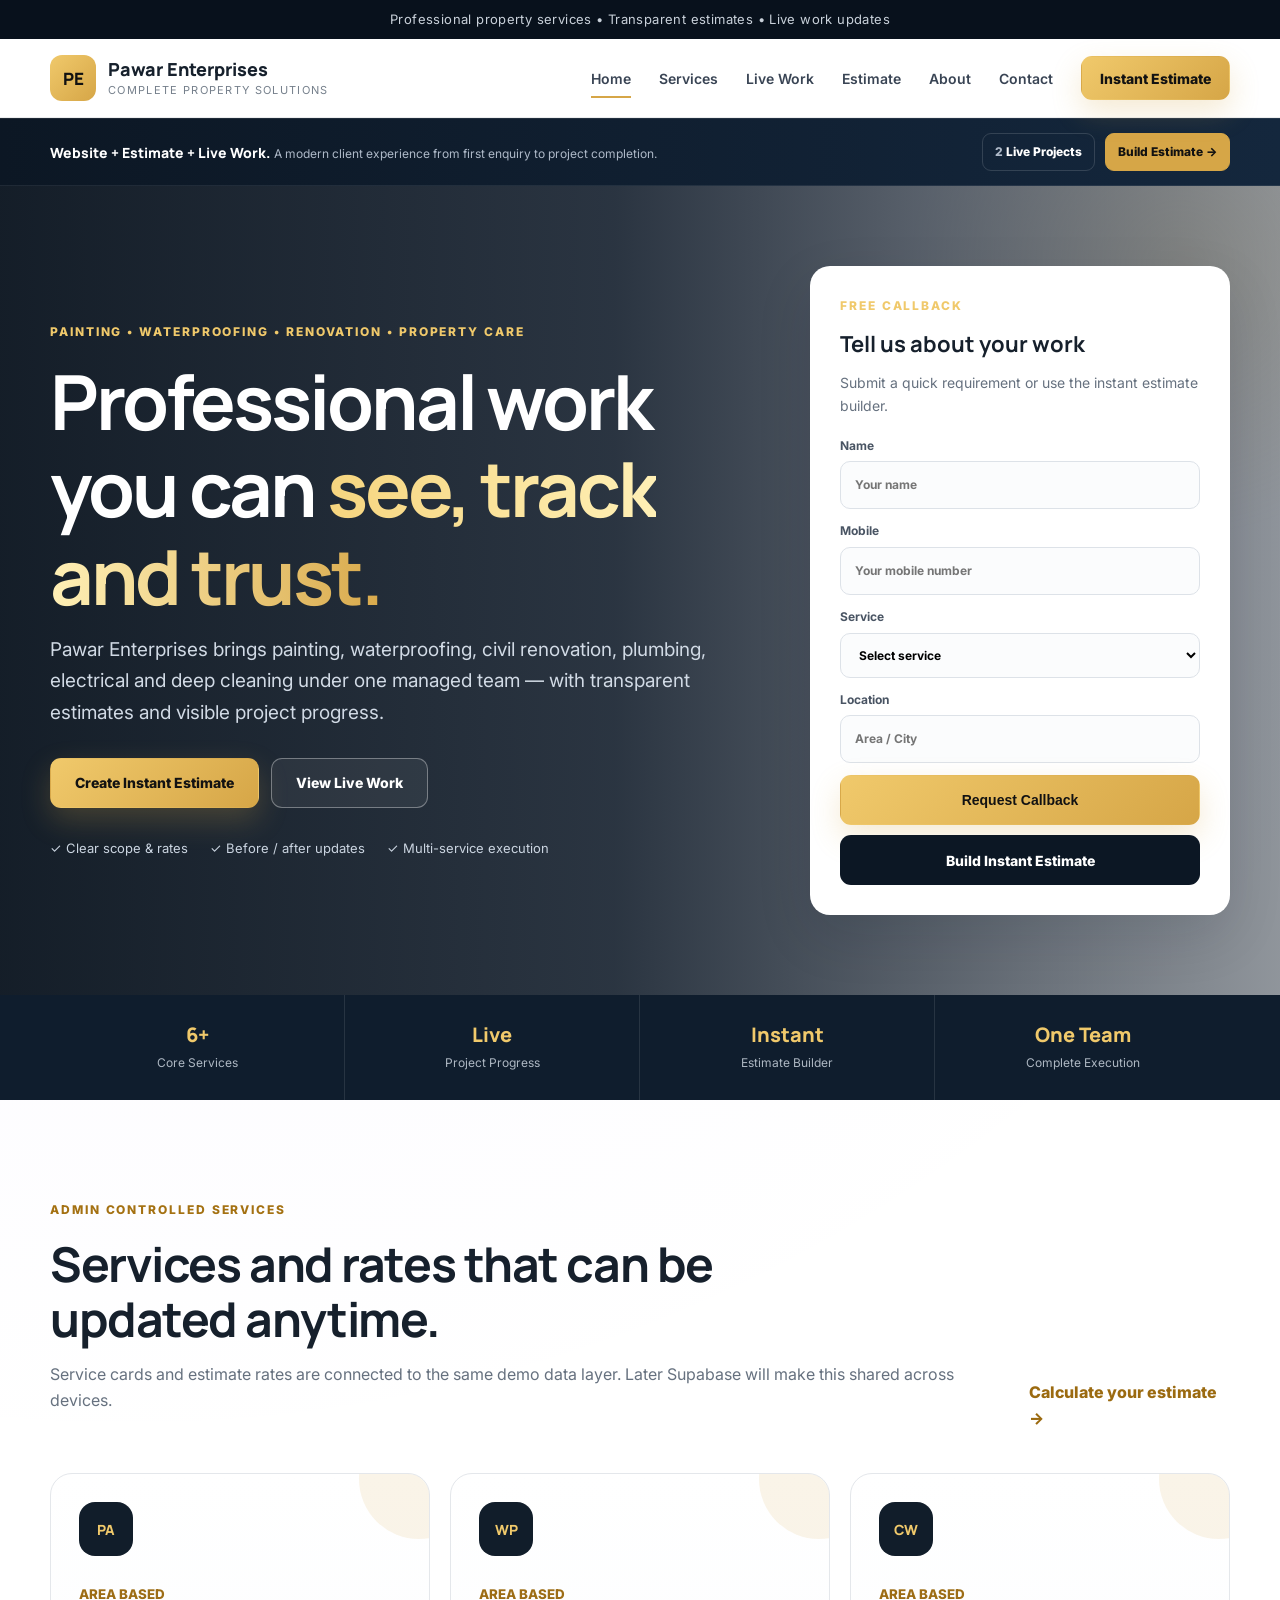
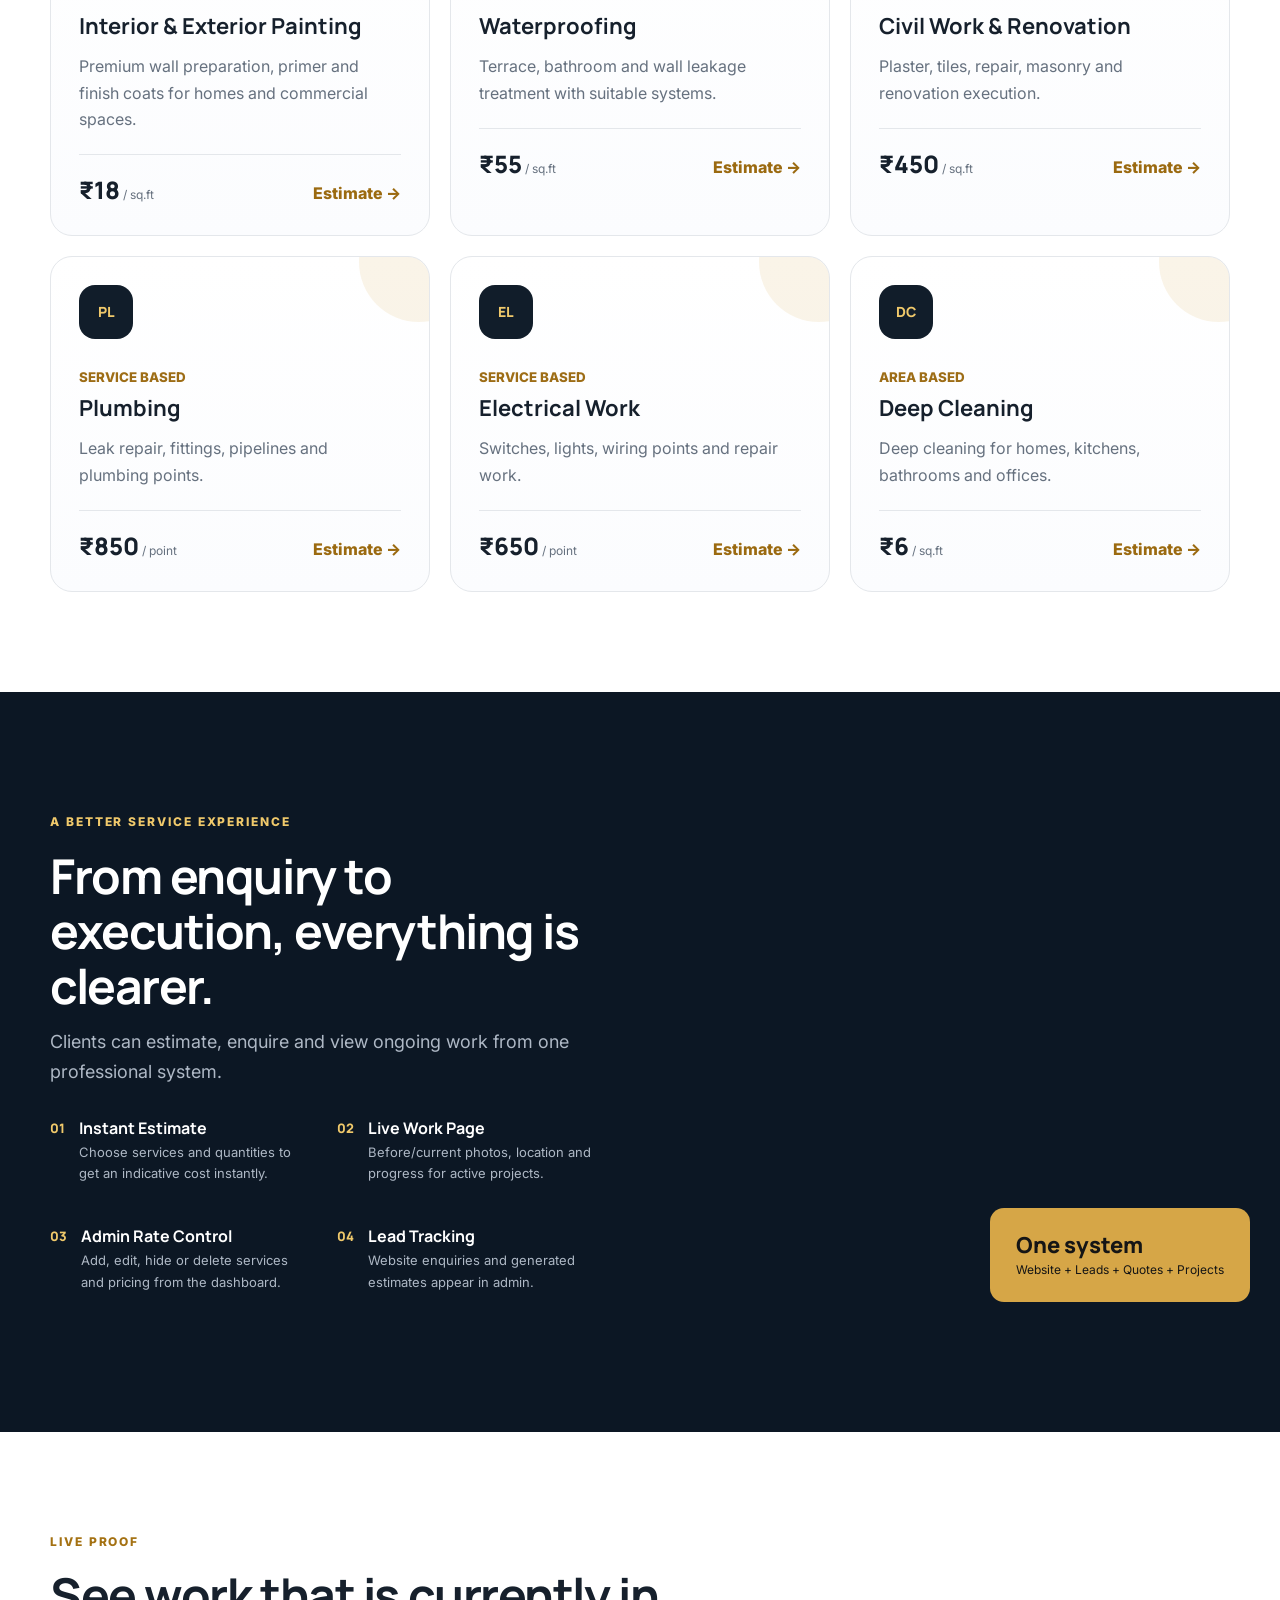
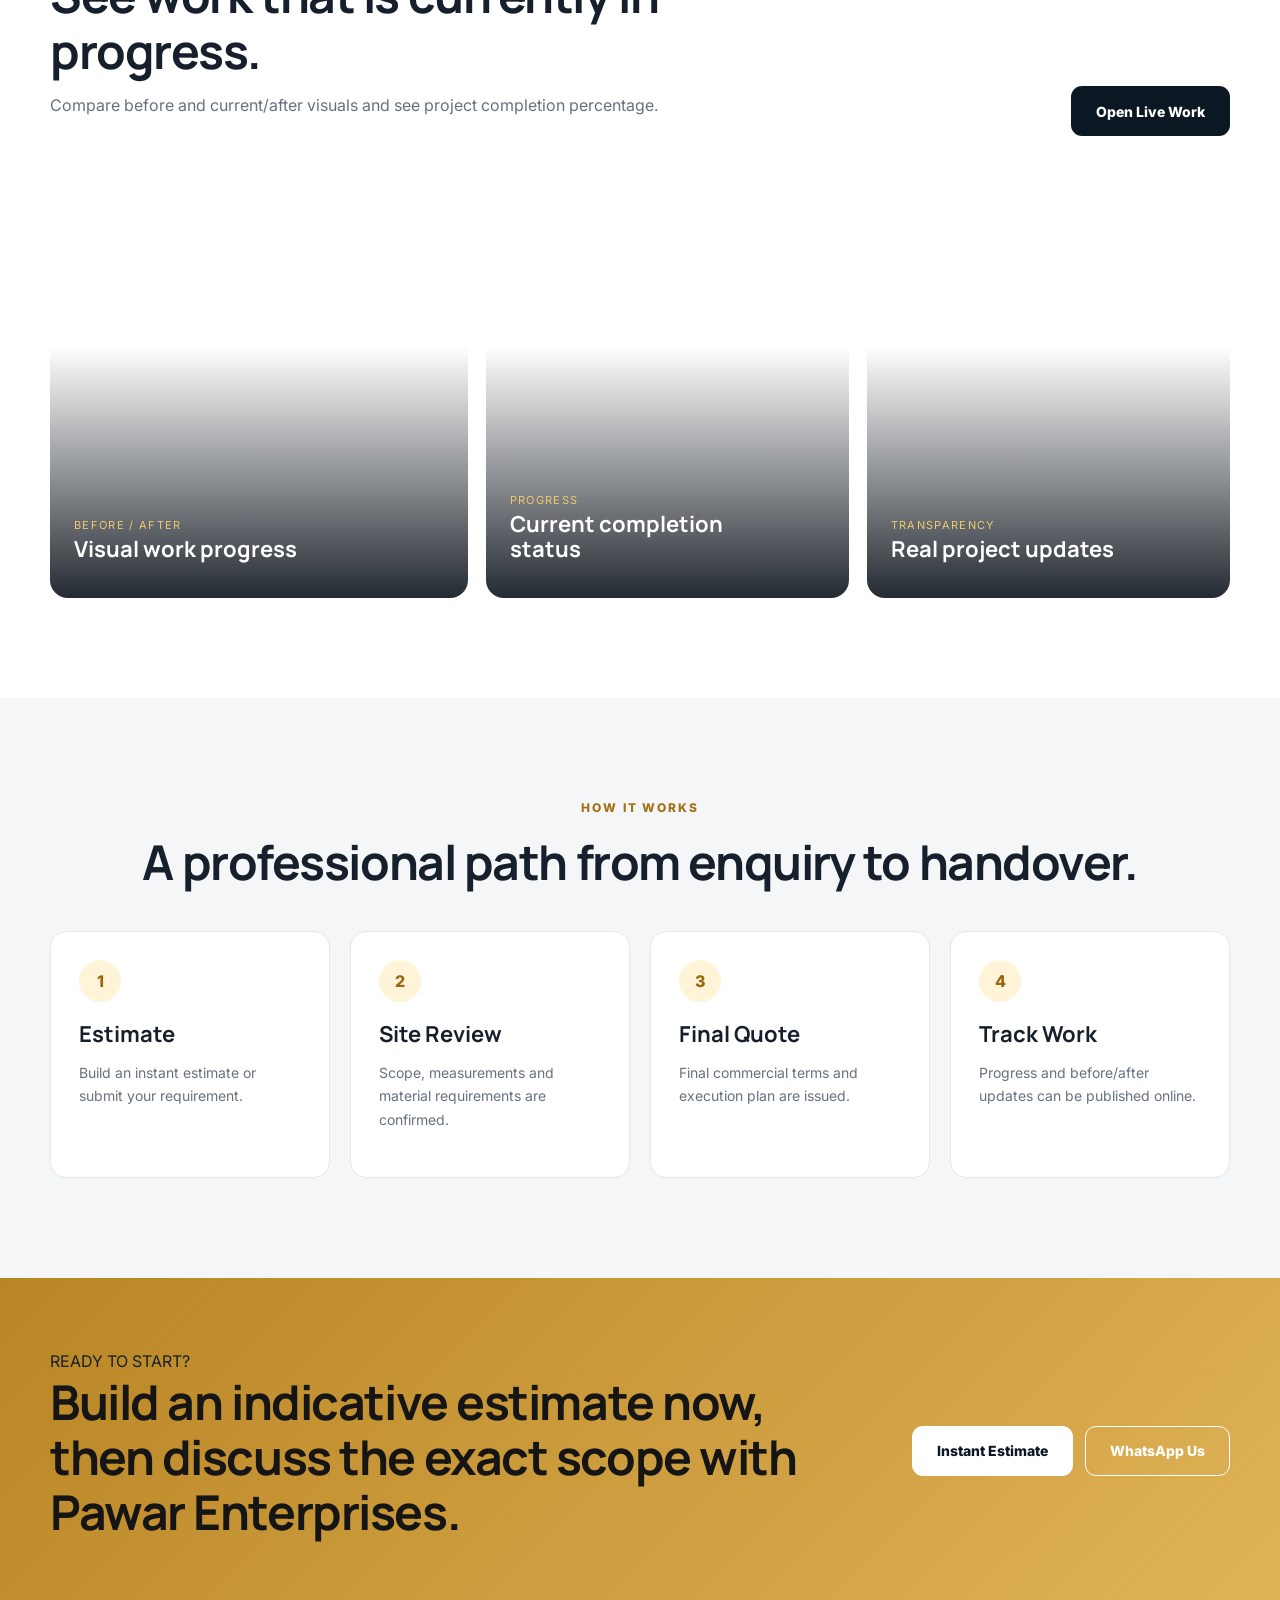
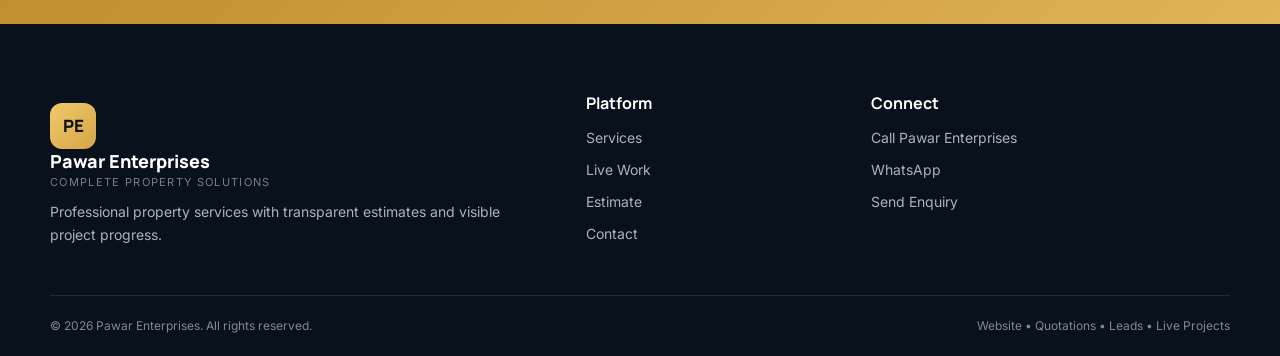
<file: index.html>
<!doctype html>
<html lang="en"><head><meta charset="utf-8"><meta name="viewport" content="width=device-width,initial-scale=1"><title>Pawar Enterprises | Premium Property Services</title><meta name="description" content="Painting, waterproofing, renovation, plumbing, electrical and deep cleaning services. Get an instant estimate and see live project progress."><link rel="preconnect" href="https://fonts.googleapis.com"><link rel="preconnect" href="https://fonts.gstatic.com" crossorigin><link href="https://fonts.googleapis.com/css2?family=Inter:wght@400;500;600;700&family=Manrope:wght@600;700;800&display=swap" rel="stylesheet"><link rel="stylesheet" href="assets/style.css"><script defer src="assets/config.js"></script><script defer src="assets/data.js"></script><script defer src="assets/app.js"></script></head>
<body>
<div class="topbar">Professional property services • Transparent estimates • Live work updates</div>
<header class="site-header"><div class="container nav-wrap"><a class="brand" href="index.html"><span class="brand-mark">PE</span><span><b>Pawar Enterprises</b><small>Complete Property Solutions</small></span></a><button class="menu-btn" aria-label="Open menu">☰</button><nav class="main-nav"><a class="active" href="index.html">Home</a><a href="services.html">Services</a><a href="work.html">Live Work</a><a href="quotation.html">Estimate</a><a href="about.html">About</a><a href="contact.html">Contact</a></nav><a class="btn btn-sm btn-primary desktop-cta" href="quotation.html">Instant Estimate</a></div></header>
<div class="portal-strip"><div class="container"><div><strong>Website + Estimate + Live Work.</strong> <span>A modern client experience from first enquiry to project completion.</span></div><div class="portal-actions"><a class="portal-link" href="work.html"><span data-live-count>0</span> Live Projects</a><a class="portal-link highlight" href="quotation.html">Build Estimate →</a></div></div></div>
<main>
<section class="hero"><div class="hero-overlay"></div><div class="container hero-grid"><div class="hero-copy reveal"><div class="eyebrow">PAINTING • WATERPROOFING • RENOVATION • PROPERTY CARE</div><h1>Professional work you can <span>see, track and trust.</span></h1><p>Pawar Enterprises brings painting, waterproofing, civil renovation, plumbing, electrical and deep cleaning under one managed team — with transparent estimates and visible project progress.</p><div class="hero-actions"><a class="btn btn-primary" href="quotation.html">Create Instant Estimate</a><a class="btn btn-ghost" href="work.html">View Live Work</a></div><div class="trust-row"><span>✓ Clear scope & rates</span><span>✓ Before / after updates</span><span>✓ Multi-service execution</span></div></div>
<form class="quote-card reveal" name="homepage-quote" method="POST" data-netlify="true" netlify-honeypot="bot-field"><input type="hidden" name="form-name" value="homepage-quote"><p class="hidden"><label>Don’t fill this out: <input name="bot-field"></label></p><span class="mini-label">FREE CALLBACK</span><h3>Tell us about your work</h3><p>Submit a quick requirement or use the instant estimate builder.</p><label>Name<input required name="name" placeholder="Your name"></label><label>Mobile<input required name="phone" inputmode="tel" placeholder="Your mobile number"></label><label>Service<select required name="service"><option value="">Select service</option><option>Painting</option><option>Waterproofing</option><option>Civil Work & Renovation</option><option>Plumbing</option><option>Electrical Work</option><option>Deep Cleaning</option></select></label><label>Location<input name="location" placeholder="Area / City"></label><button class="btn btn-primary btn-block" type="submit">Request Callback</button><a class="btn btn-dark btn-block" style="margin-top:10px" href="quotation.html">Build Instant Estimate</a></form></div></section>
<section class="stats-strip"><div class="container stats-grid"><div><strong>6+</strong><span>Core Services</span></div><div><strong>Live</strong><span>Project Progress</span></div><div><strong>Instant</strong><span>Estimate Builder</span></div><div><strong>One Team</strong><span>Complete Execution</span></div></div></section>
<section class="section"><div class="container"><div class="section-head"><div><span class="eyebrow dark">ADMIN CONTROLLED SERVICES</span><h2>Services and rates that can be updated anytime.</h2><p>Service cards and estimate rates are connected to the same demo data layer. Later Supabase will make this shared across devices.</p></div><a class="text-link" href="quotation.html">Calculate your estimate →</a></div><div id="dynamicServices" class="dynamic-service-grid"></div></div></section>
<section class="section section-dark"><div class="container split-grid"><div class="reveal"><span class="eyebrow">A BETTER SERVICE EXPERIENCE</span><h2>From enquiry to execution, everything is clearer.</h2><p class="lead">Clients can estimate, enquire and view ongoing work from one professional system.</p><div class="feature-list"><div><b>01</b><span><h4>Instant Estimate</h4><p>Choose services and quantities to get an indicative cost instantly.</p></span></div><div><b>02</b><span><h4>Live Work Page</h4><p>Before/current photos, location and progress for active projects.</p></span></div><div><b>03</b><span><h4>Admin Rate Control</h4><p>Add, edit, hide or delete services and pricing from the dashboard.</p></span></div><div><b>04</b><span><h4>Lead Tracking</h4><p>Website enquiries and generated estimates appear in admin.</p></span></div></div></div><div class="feature-photo reveal"><div class="photo-badge"><strong>One system</strong><span>Website + Leads + Quotes + Projects</span></div></div></div></section>
<section class="section"><div class="container"><div class="section-head"><div><span class="eyebrow dark">LIVE PROOF</span><h2>See work that is currently in progress.</h2><p>Compare before and current/after visuals and see project completion percentage.</p></div><a class="btn btn-dark" href="work.html">Open Live Work</a></div><div class="project-grid"><a class="project-card project-1" href="work.html"><div><span>Before / After</span><h3>Visual work progress</h3></div></a><a class="project-card project-2" href="work.html"><div><span>Progress</span><h3>Current completion status</h3></div></a><a class="project-card project-3" href="work.html"><div><span>Transparency</span><h3>Real project updates</h3></div></a></div></div></section>
<section class="section process"><div class="container"><div class="center-head"><span class="eyebrow dark">HOW IT WORKS</span><h2>A professional path from enquiry to handover.</h2></div><div class="process-grid"><div><span>1</span><h3>Estimate</h3><p>Build an instant estimate or submit your requirement.</p></div><div><span>2</span><h3>Site Review</h3><p>Scope, measurements and material requirements are confirmed.</p></div><div><span>3</span><h3>Final Quote</h3><p>Final commercial terms and execution plan are issued.</p></div><div><span>4</span><h3>Track Work</h3><p>Progress and before/after updates can be published online.</p></div></div></div></section>
<section class="cta-band"><div class="container cta-inner"><div><span>READY TO START?</span><h2>Build an indicative estimate now, then discuss the exact scope with Pawar Enterprises.</h2></div><div><a class="btn btn-light" href="quotation.html">Instant Estimate</a><a class="btn btn-outline-light" data-wa href="#">WhatsApp Us</a></div></div></section>
</main>
<footer class="footer"><div class="container footer-grid"><div><a class="brand brand-light" href="index.html"><span class="brand-mark">PE</span><span><b>Pawar Enterprises</b><small>Complete Property Solutions</small></span></a><p>Professional property services with transparent estimates and visible project progress.</p></div><div><h4>Platform</h4><a href="services.html">Services</a><a href="work.html">Live Work</a><a href="quotation.html">Estimate</a><a href="contact.html">Contact</a></div><div><h4>Connect</h4><a data-call href="#">Call Pawar Enterprises</a><a data-wa href="#">WhatsApp</a><a href="contact.html">Send Enquiry</a></div></div><div class="container footer-bottom"><span>© 2026 Pawar Enterprises. All rights reserved.</span><span>Website • Quotations • Leads • Live Projects</span></div></footer>
<div class="mobile-actions"><a data-call href="#">Call</a><a data-wa href="#">WhatsApp</a><a href="quotation.html">Estimate</a></div>
</body></html>
</file>
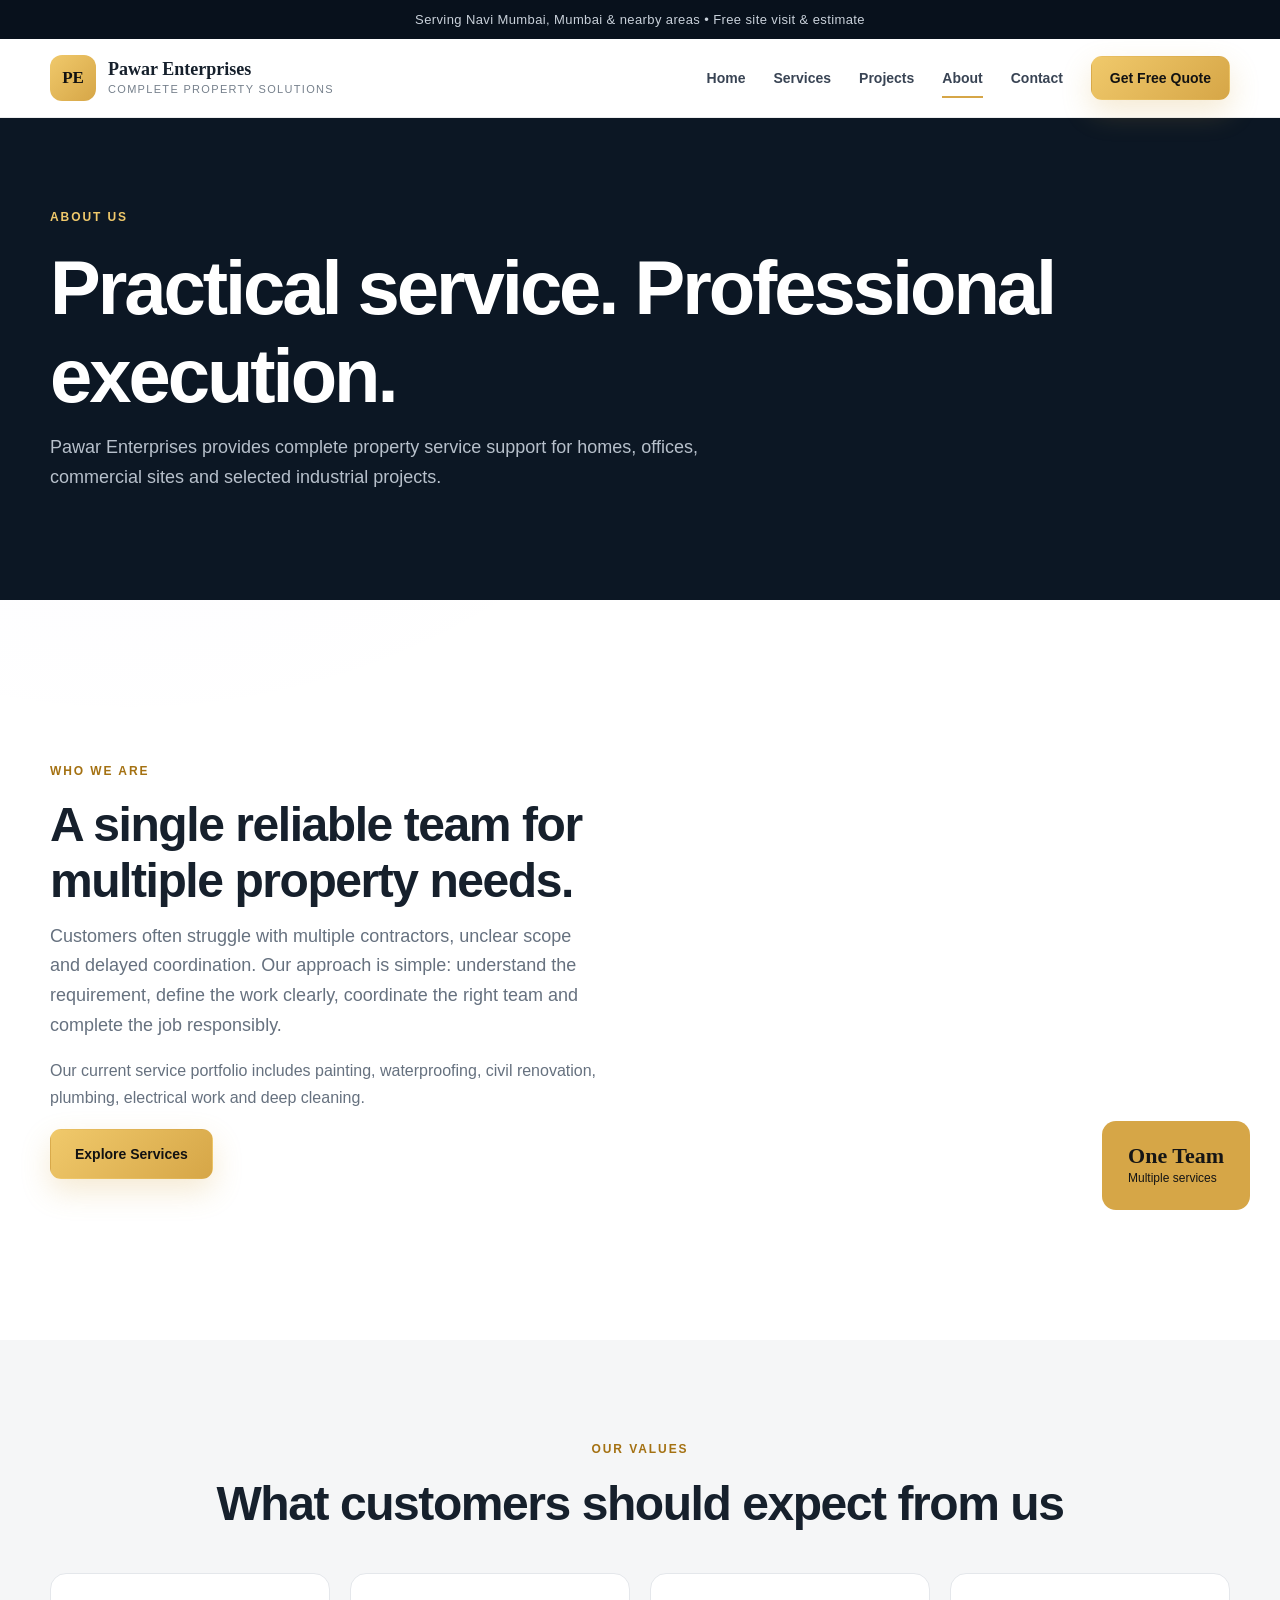
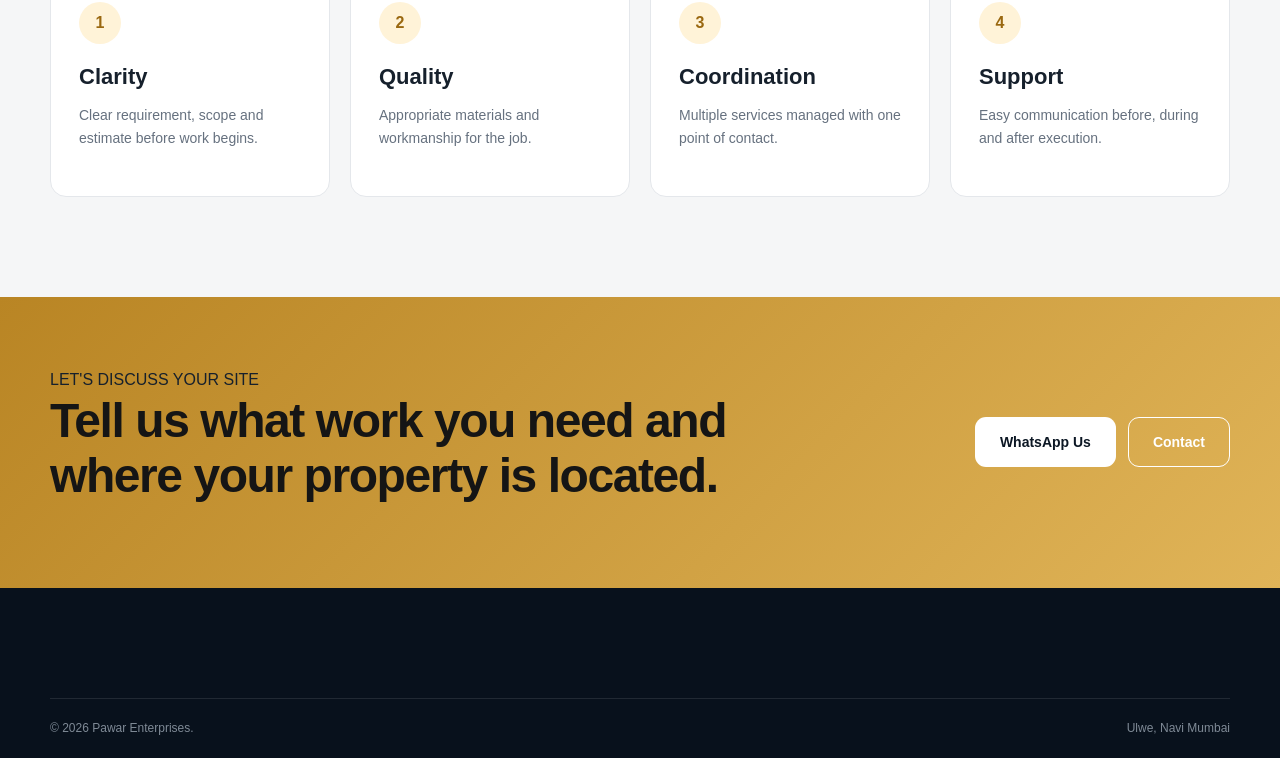
<file: about.html>
<!doctype html><html lang="en"><head><meta charset="utf-8"><meta name="viewport" content="width=device-width,initial-scale=1"><title>About Pawar Enterprises</title><meta name="description" content="Learn about Pawar Enterprises and our approach to painting, waterproofing, civil, plumbing, electrical and cleaning work."><link rel="stylesheet" href="assets/style.css"><script defer src="assets/config.js"></script><script defer src="assets/app.js"></script></head><body><div class="topbar">Serving Navi Mumbai, Mumbai & nearby areas • Free site visit & estimate</div><header class="site-header"><div class="container nav-wrap"><a class="brand" href="index.html"><span class="brand-mark">PE</span><span><b>Pawar Enterprises</b><small>Complete Property Solutions</small></span></a><button class="menu-btn" aria-label="Open menu">☰</button><nav class="main-nav"><a href="index.html">Home</a><a href="services.html">Services</a><a href="projects.html">Projects</a><a class="active" href="about.html">About</a><a href="contact.html">Contact</a></nav><a class="btn btn-sm btn-primary desktop-cta" data-wa href="#">Get Free Quote</a></div></header><main><section class="page-hero"><div class="container"><span class="eyebrow">ABOUT US</span><h1>Practical service. Professional execution.</h1><p>Pawar Enterprises provides complete property service support for homes, offices, commercial sites and selected industrial projects.</p></div></section><section class="section"><div class="container split-grid"><div><span class="eyebrow dark">WHO WE ARE</span><h2>A single reliable team for multiple property needs.</h2><p class="lead">Customers often struggle with multiple contractors, unclear scope and delayed coordination. Our approach is simple: understand the requirement, define the work clearly, coordinate the right team and complete the job responsibly.</p><p>Our current service portfolio includes painting, waterproofing, civil renovation, plumbing, electrical work and deep cleaning.</p><a class="btn btn-primary" href="services.html">Explore Services</a></div><div class="feature-photo"><div class="photo-badge"><strong>One Team</strong><span>Multiple services</span></div></div></div></section><section class="section process"><div class="container"><div class="center-head"><span class="eyebrow dark">OUR VALUES</span><h2>What customers should expect from us</h2></div><div class="process-grid"><div><span>1</span><h3>Clarity</h3><p>Clear requirement, scope and estimate before work begins.</p></div><div><span>2</span><h3>Quality</h3><p>Appropriate materials and workmanship for the job.</p></div><div><span>3</span><h3>Coordination</h3><p>Multiple services managed with one point of contact.</p></div><div><span>4</span><h3>Support</h3><p>Easy communication before, during and after execution.</p></div></div></div></section><section class="cta-band"><div class="container cta-inner"><div><span>LET'S DISCUSS YOUR SITE</span><h2>Tell us what work you need and where your property is located.</h2></div><div><a class="btn btn-light" data-wa href="#">WhatsApp Us</a><a class="btn btn-outline-light" href="contact.html">Contact</a></div></div></section></main><footer class="footer"><div class="container footer-bottom"><span>© 2026 Pawar Enterprises.</span><span>Ulwe, Navi Mumbai</span></div></footer><div class="mobile-actions"><a data-call href="#">Call</a><a data-wa href="#">WhatsApp</a><a href="contact.html">Get Quote</a></div></body></html>
</file>
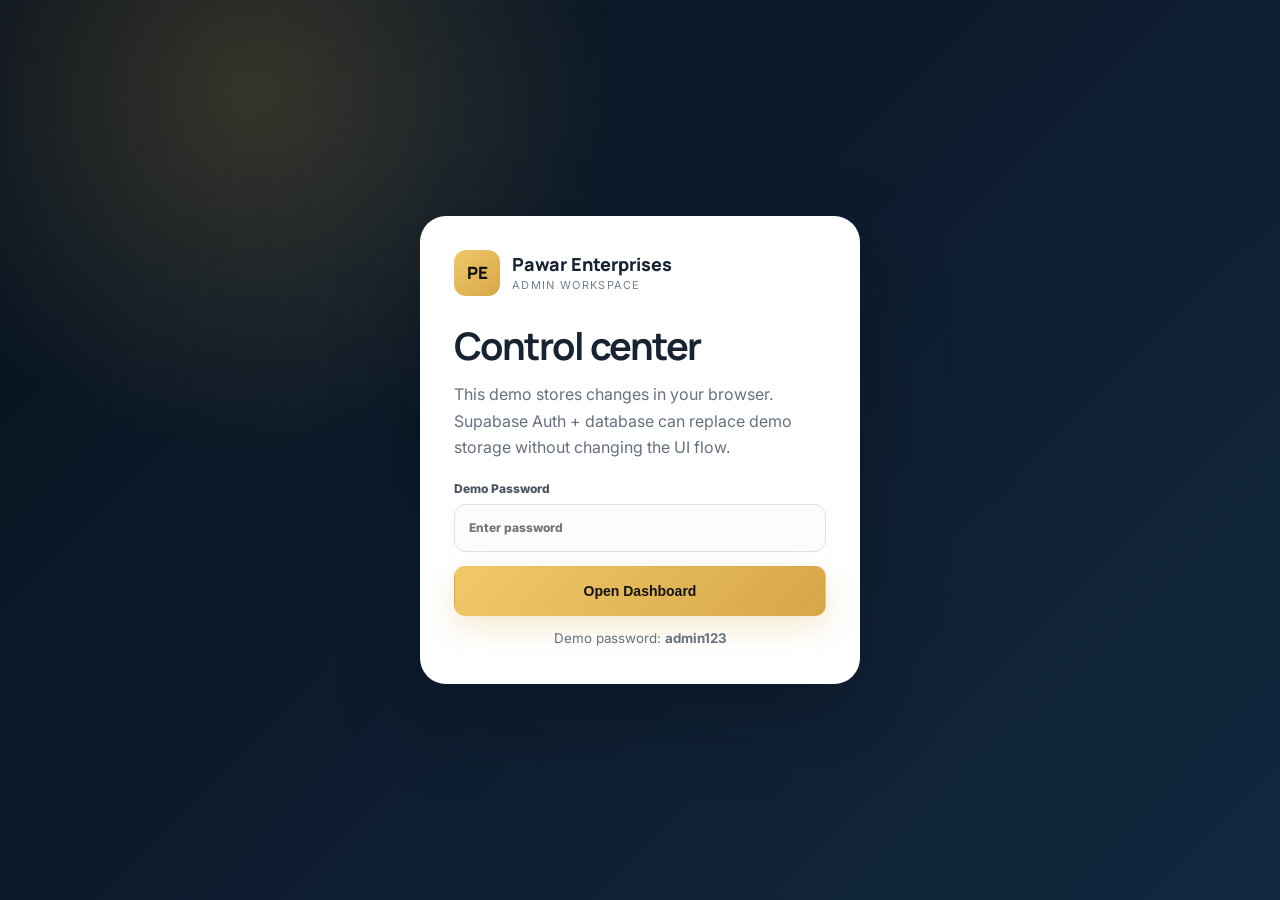
<file: admin.html>
<!doctype html>
<html lang="en"><head><meta charset="utf-8"><meta name="viewport" content="width=device-width,initial-scale=1"><title>Pawar Enterprises Admin</title><link rel="preconnect" href="https://fonts.googleapis.com"><link rel="preconnect" href="https://fonts.gstatic.com" crossorigin><link href="https://fonts.googleapis.com/css2?family=Inter:wght@400;500;600;700&family=Manrope:wght@600;700;800&display=swap" rel="stylesheet"><link rel="stylesheet" href="assets/style.css"><link rel="stylesheet" href="assets/pro.css"><script defer src="assets/data.js"></script><script defer src="assets/admin.js"></script></head>
<body class="admin-body">
<div id="adminLogin" class="admin-login"><div class="admin-login-card"><div class="brand"><span class="brand-mark">PE</span><span><b>Pawar Enterprises</b><small>Admin Workspace</small></span></div><h1>Control center</h1><p>This demo stores changes in your browser. Supabase Auth + database can replace demo storage without changing the UI flow.</p><label>Demo Password<input id="adminPass" type="password" placeholder="Enter password"></label><button id="adminLoginBtn" class="btn btn-primary btn-block">Open Dashboard</button><small>Demo password: <b>admin123</b></small></div></div>
<div id="adminApp" class="admin-shell hidden">
  <aside class="admin-sidebar"><div class="admin-brand"><span class="brand-mark">PE</span><div><b>Pawar Enterprises</b><small>Business OS</small></div></div><nav><button class="admin-nav active" data-tab="dashboard">Overview</button><button class="admin-nav" data-tab="leads">Leads</button><button class="admin-nav" data-tab="quotes">Quotations</button><button class="admin-nav" data-tab="services">Services & Rates</button><button class="admin-nav" data-tab="projects">Live Projects</button></nav><div class="sidebar-bottom"><a href="index.html" target="_blank">View Website ↗</a><button id="resetDemo">Reset Demo Data</button></div></aside>
  <main class="admin-main"><header class="admin-top"><div><span class="admin-kicker">PAWAR ENTERPRISES</span><h1 id="adminTitle">Overview</h1></div><div class="admin-top-actions"><a class="btn btn-dark btn-sm" href="quotation.html" target="_blank">Test Estimate</a></div></header>
    <section class="admin-panel active" data-panel="dashboard"><div class="admin-stats"><article><span>Leads</span><strong id="statLeads">0</strong><small>All enquiries</small></article><article><span>Quotations</span><strong id="statQuotes">0</strong><small>Generated estimates</small></article><article><span>Active Work</span><strong id="statProjects">0</strong><small>Ongoing projects</small></article><article><span>Services</span><strong id="statServices">0</strong><small>Active rate cards</small></article></div><div class="admin-grid-2"><div class="admin-card"><div class="admin-card-head"><div><span>RECENT LEADS</span><h3>Latest enquiries</h3></div><button class="text-btn" data-go="leads">View all</button></div><div id="dashLeads"></div></div><div class="admin-card"><div class="admin-card-head"><div><span>RECENT QUOTES</span><h3>Latest estimates</h3></div><button class="text-btn" data-go="quotes">View all</button></div><div id="dashQuotes"></div></div></div></section>
    <section class="admin-panel" data-panel="leads"><div class="admin-card"><div class="admin-card-head"><div><span>LEAD INBOX</span><h3>Website & quotation leads</h3></div></div><div class="table-scroll"><table class="admin-table"><thead><tr><th>Name</th><th>Phone</th><th>Service</th><th>Location</th><th>Source</th><th>Status</th><th>Date</th></tr></thead><tbody id="leadsTable"></tbody></table></div></div></section>
    <section class="admin-panel" data-panel="quotes"><div class="admin-card"><div class="admin-card-head"><div><span>QUOTATIONS</span><h3>Generated client estimates</h3></div></div><div class="table-scroll"><table class="admin-table"><thead><tr><th>Quote</th><th>Client</th><th>Phone</th><th>Total</th><th>Status</th><th>Date</th></tr></thead><tbody id="quotesTable"></tbody></table></div></div></section>
    <section class="admin-panel" data-panel="services"><div class="admin-card"><div class="admin-card-head"><div><span>RATE MASTER</span><h3>Services & pricing</h3></div><button id="newService" class="btn btn-primary btn-sm">+ New Service</button></div><div id="serviceAdminGrid" class="service-admin-grid"></div></div></section>
    <section class="admin-panel" data-panel="projects"><div class="admin-card"><div class="admin-card-head"><div><span>LIVE WORK</span><h3>Before / after & progress</h3></div><button id="newProject" class="btn btn-primary btn-sm">+ Add Project</button></div><div id="projectAdminGrid" class="project-admin-grid"></div></div></section>
  </main>
</div>
<div id="adminModal" class="admin-modal hidden"><div class="admin-modal-card"><button id="closeModal" class="modal-close">×</button><div id="modalBody"></div></div></div>
</body></html>
</file>
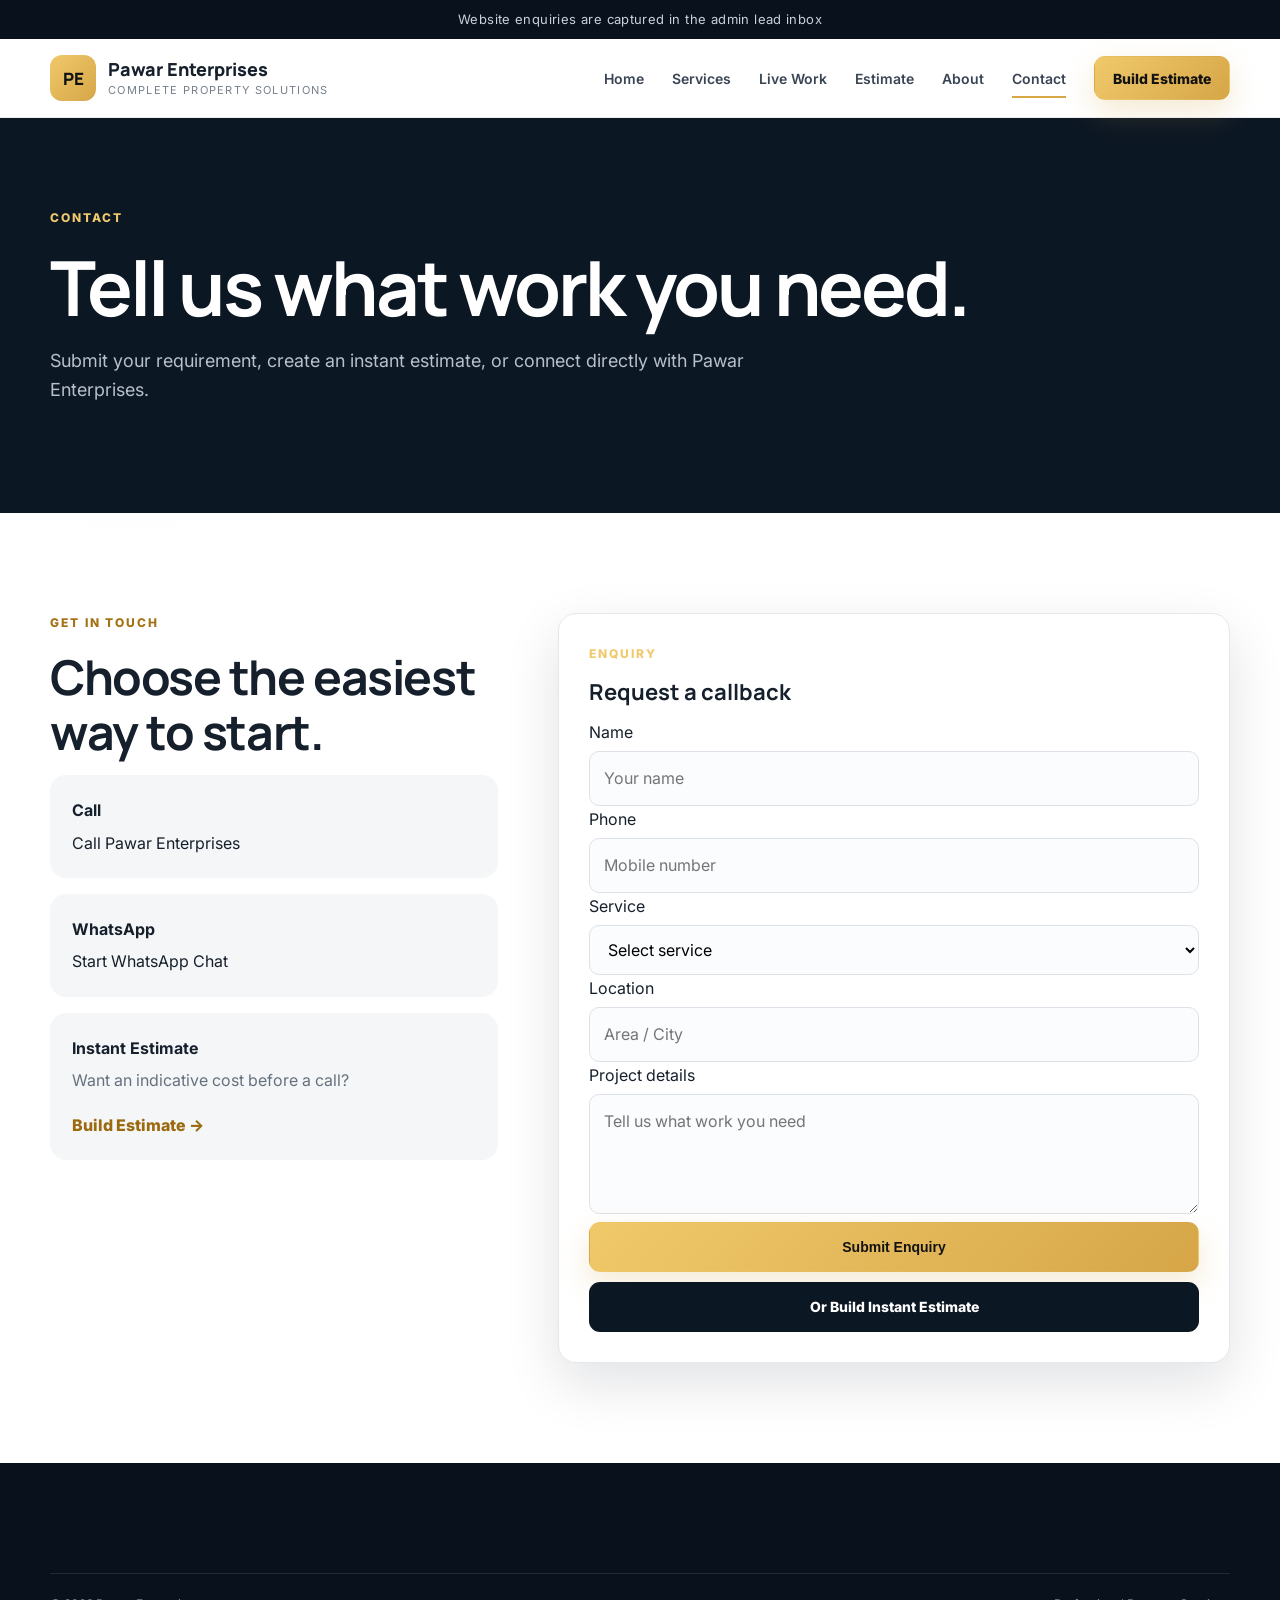
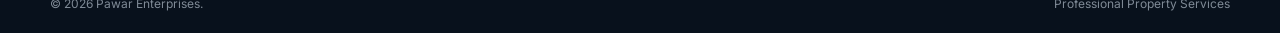
<file: contact.html>
<!doctype html><html lang="en"><head><meta charset="utf-8"><meta name="viewport" content="width=device-width,initial-scale=1"><title>Contact | Pawar Enterprises</title><link rel="preconnect" href="https://fonts.googleapis.com"><link rel="preconnect" href="https://fonts.gstatic.com" crossorigin><link href="https://fonts.googleapis.com/css2?family=Inter:wght@400;500;600;700&family=Manrope:wght@600;700;800&display=swap" rel="stylesheet"><link rel="stylesheet" href="assets/style.css"><script defer src="assets/config.js"></script><script defer src="assets/data.js"></script><script defer src="assets/app.js"></script></head><body><div class="topbar">Website enquiries are captured in the admin lead inbox</div><header class="site-header"><div class="container nav-wrap"><a class="brand" href="index.html"><span class="brand-mark">PE</span><span><b>Pawar Enterprises</b><small>Complete Property Solutions</small></span></a><button class="menu-btn" aria-label="Open menu">☰</button><nav class="main-nav"><a href="index.html">Home</a><a href="services.html">Services</a><a href="work.html">Live Work</a><a href="quotation.html">Estimate</a><a href="about.html">About</a><a class="active" href="contact.html">Contact</a></nav><a class="btn btn-sm btn-primary desktop-cta" href="quotation.html">Build Estimate</a></div></header><main><section class="page-hero"><div class="container"><span class="eyebrow">CONTACT</span><h1>Tell us what work you need.</h1><p>Submit your requirement, create an instant estimate, or connect directly with Pawar Enterprises.</p></div></section><section class="section"><div class="container contact-layout"><div class="reveal"><span class="eyebrow dark">GET IN TOUCH</span><h2>Choose the easiest way to start.</h2><div class="info-box"><strong>Call</strong><a data-call href="#">Call Pawar Enterprises</a></div><div class="info-box"><strong>WhatsApp</strong><a data-wa href="#">Start WhatsApp Chat</a></div><div class="info-box"><strong>Instant Estimate</strong><p>Want an indicative cost before a call?</p><a class="text-link" href="quotation.html">Build Estimate →</a></div></div><form class="contact-form reveal" name="contact-quote" method="POST" data-netlify="true"><input type="hidden" name="form-name" value="contact-quote"><input type="hidden" name="utm_source"><input type="hidden" name="utm_medium"><input type="hidden" name="utm_campaign"><input type="hidden" name="gclid"><input type="hidden" name="fbclid"><span class="mini-label">ENQUIRY</span><h3>Request a callback</h3><label>Name<input required name="name" placeholder="Your name"></label><label>Phone<input required name="phone" inputmode="tel" placeholder="Mobile number"></label><label>Service<select required name="service"><option value="">Select service</option><option>Painting</option><option>Waterproofing</option><option>Civil Work & Renovation</option><option>Plumbing</option><option>Electrical Work</option><option>Deep Cleaning</option><option>Other</option></select></label><label>Location<input name="location" placeholder="Area / City"></label><label>Project details<textarea name="message" placeholder="Tell us what work you need"></textarea></label><button class="btn btn-primary btn-block" type="submit">Submit Enquiry</button><a class="btn btn-dark btn-block" style="margin-top:10px" href="quotation.html">Or Build Instant Estimate</a></form></div></section></main><footer class="footer"><div class="container footer-bottom"><span>© 2026 Pawar Enterprises.</span><span>Professional Property Services</span></div></footer><div class="mobile-actions"><a data-call href="#">Call</a><a data-wa href="#">WhatsApp</a><a href="quotation.html">Estimate</a></div></body></html>
</file>
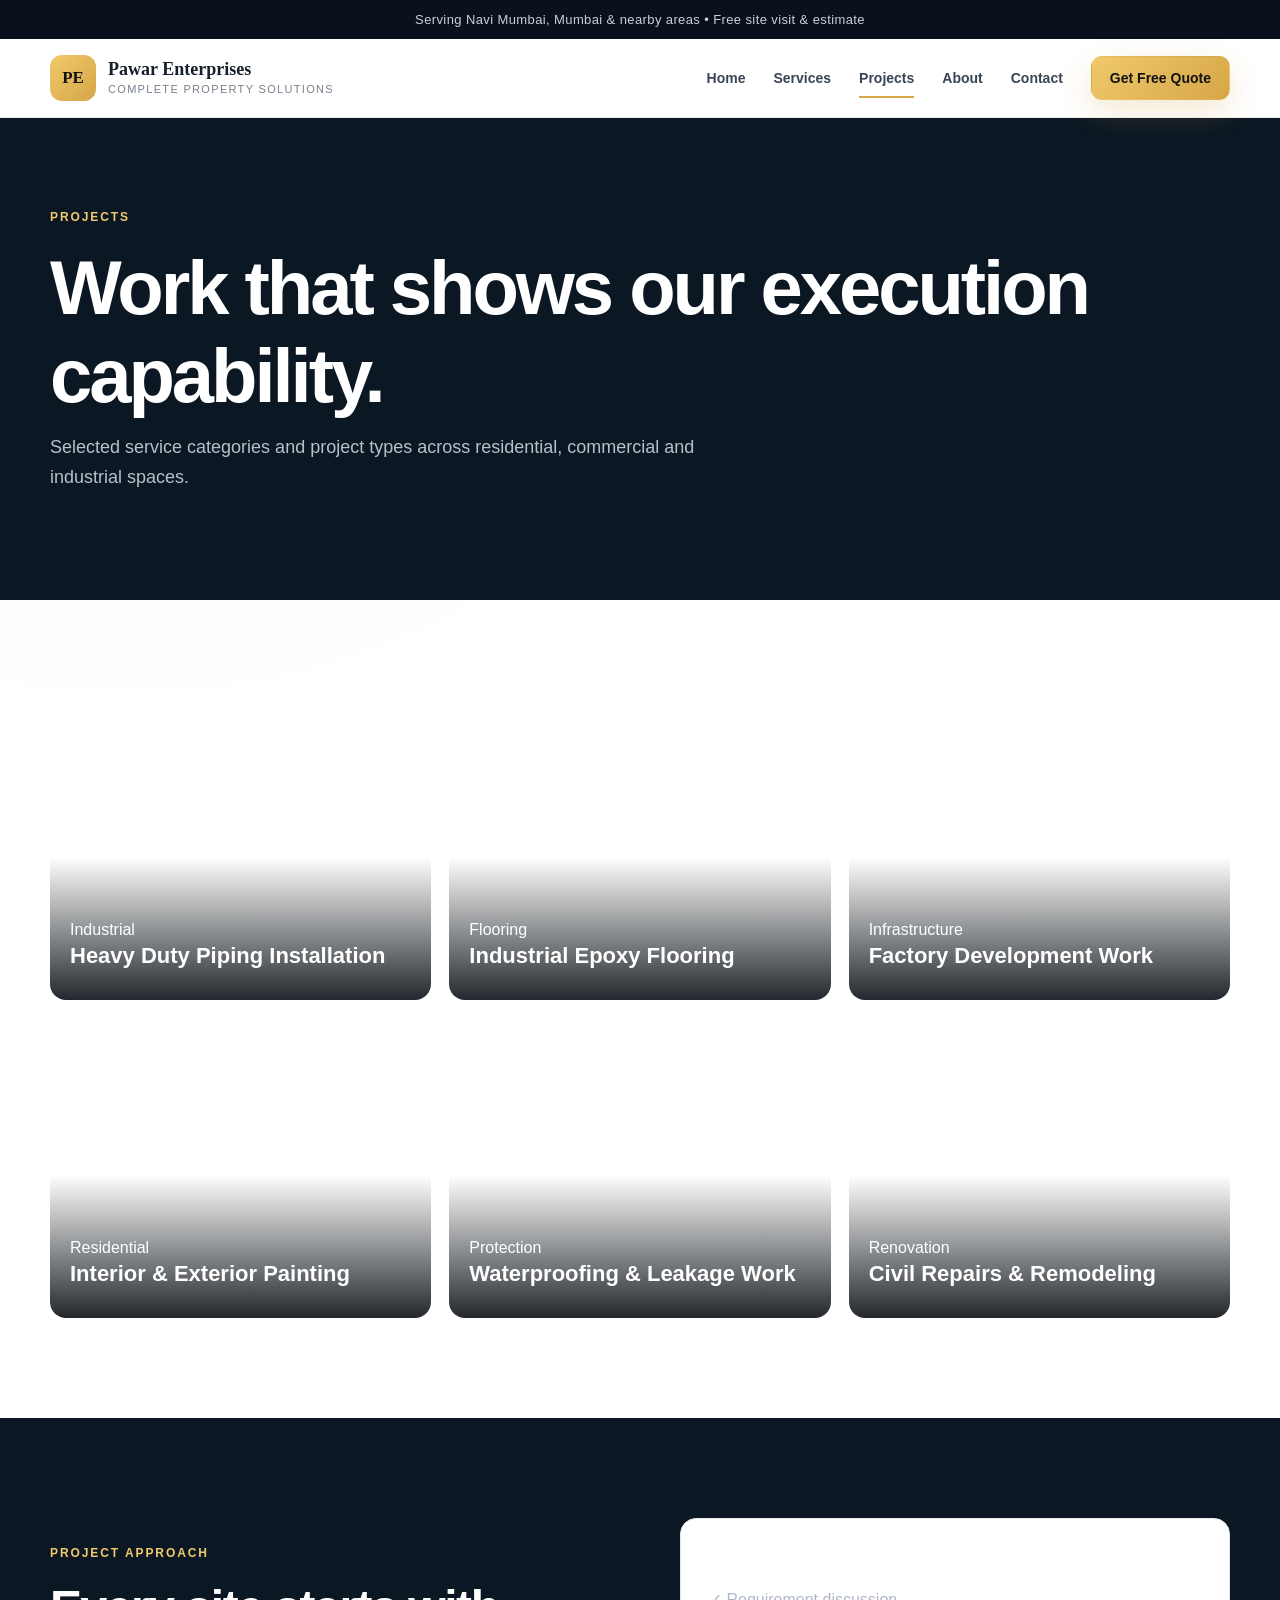
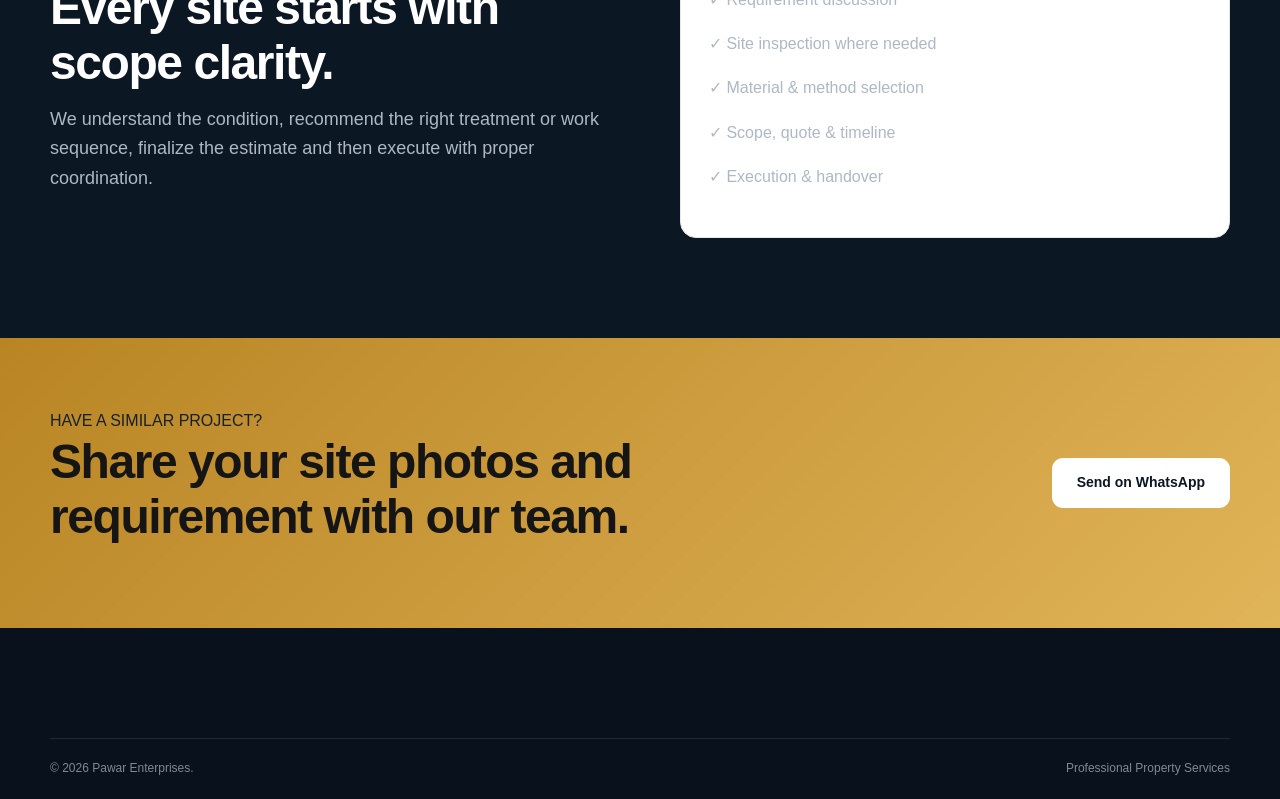
<file: projects.html>
<!doctype html><html lang="en"><head><meta charset="utf-8"><meta name="viewport" content="width=device-width,initial-scale=1"><title>Projects | Pawar Enterprises</title><meta name="description" content="Selected residential, commercial and industrial work by Pawar Enterprises."><link rel="stylesheet" href="assets/style.css"><script defer src="assets/config.js"></script><script defer src="assets/app.js"></script></head><body><div class="topbar">Serving Navi Mumbai, Mumbai & nearby areas • Free site visit & estimate</div><header class="site-header"><div class="container nav-wrap"><a class="brand" href="index.html"><span class="brand-mark">PE</span><span><b>Pawar Enterprises</b><small>Complete Property Solutions</small></span></a><button class="menu-btn" aria-label="Open menu">☰</button><nav class="main-nav"><a href="index.html">Home</a><a href="services.html">Services</a><a class="active" href="projects.html">Projects</a><a href="about.html">About</a><a href="contact.html">Contact</a></nav><a class="btn btn-sm btn-primary desktop-cta" data-wa href="#">Get Free Quote</a></div></header><main><section class="page-hero"><div class="container"><span class="eyebrow">PROJECTS</span><h1>Work that shows our execution capability.</h1><p>Selected service categories and project types across residential, commercial and industrial spaces.</p></div></section><section class="section"><div class="container"><div class="gallery"><div class="gallery-item project-1"><div><span>Industrial</span><h3>Heavy Duty Piping Installation</h3></div></div><div class="gallery-item project-2"><div><span>Flooring</span><h3>Industrial Epoxy Flooring</h3></div></div><div class="gallery-item project-3"><div><span>Infrastructure</span><h3>Factory Development Work</h3></div></div><div class="gallery-item img-paint"><div><span>Residential</span><h3>Interior & Exterior Painting</h3></div></div><div class="gallery-item img-water"><div><span>Protection</span><h3>Waterproofing & Leakage Work</h3></div></div><div class="gallery-item img-civil"><div><span>Renovation</span><h3>Civil Repairs & Remodeling</h3></div></div></div></div></section><section class="section section-dark"><div class="container split-grid"><div><span class="eyebrow">PROJECT APPROACH</span><h2>Every site starts with scope clarity.</h2><p class="lead">We understand the condition, recommend the right treatment or work sequence, finalize the estimate and then execute with proper coordination.</p></div><div class="content-card"><h3>Planning checklist</h3><p>✓ Requirement discussion</p><p>✓ Site inspection where needed</p><p>✓ Material & method selection</p><p>✓ Scope, quote & timeline</p><p>✓ Execution & handover</p></div></div></section><section class="cta-band"><div class="container cta-inner"><div><span>HAVE A SIMILAR PROJECT?</span><h2>Share your site photos and requirement with our team.</h2></div><div><a class="btn btn-light" data-wa href="#">Send on WhatsApp</a></div></div></section></main><footer class="footer"><div class="container footer-bottom"><span>© 2026 Pawar Enterprises.</span><span>Professional Property Services</span></div></footer><div class="mobile-actions"><a data-call href="#">Call</a><a data-wa href="#">WhatsApp</a><a href="contact.html">Get Quote</a></div></body></html>
</file>
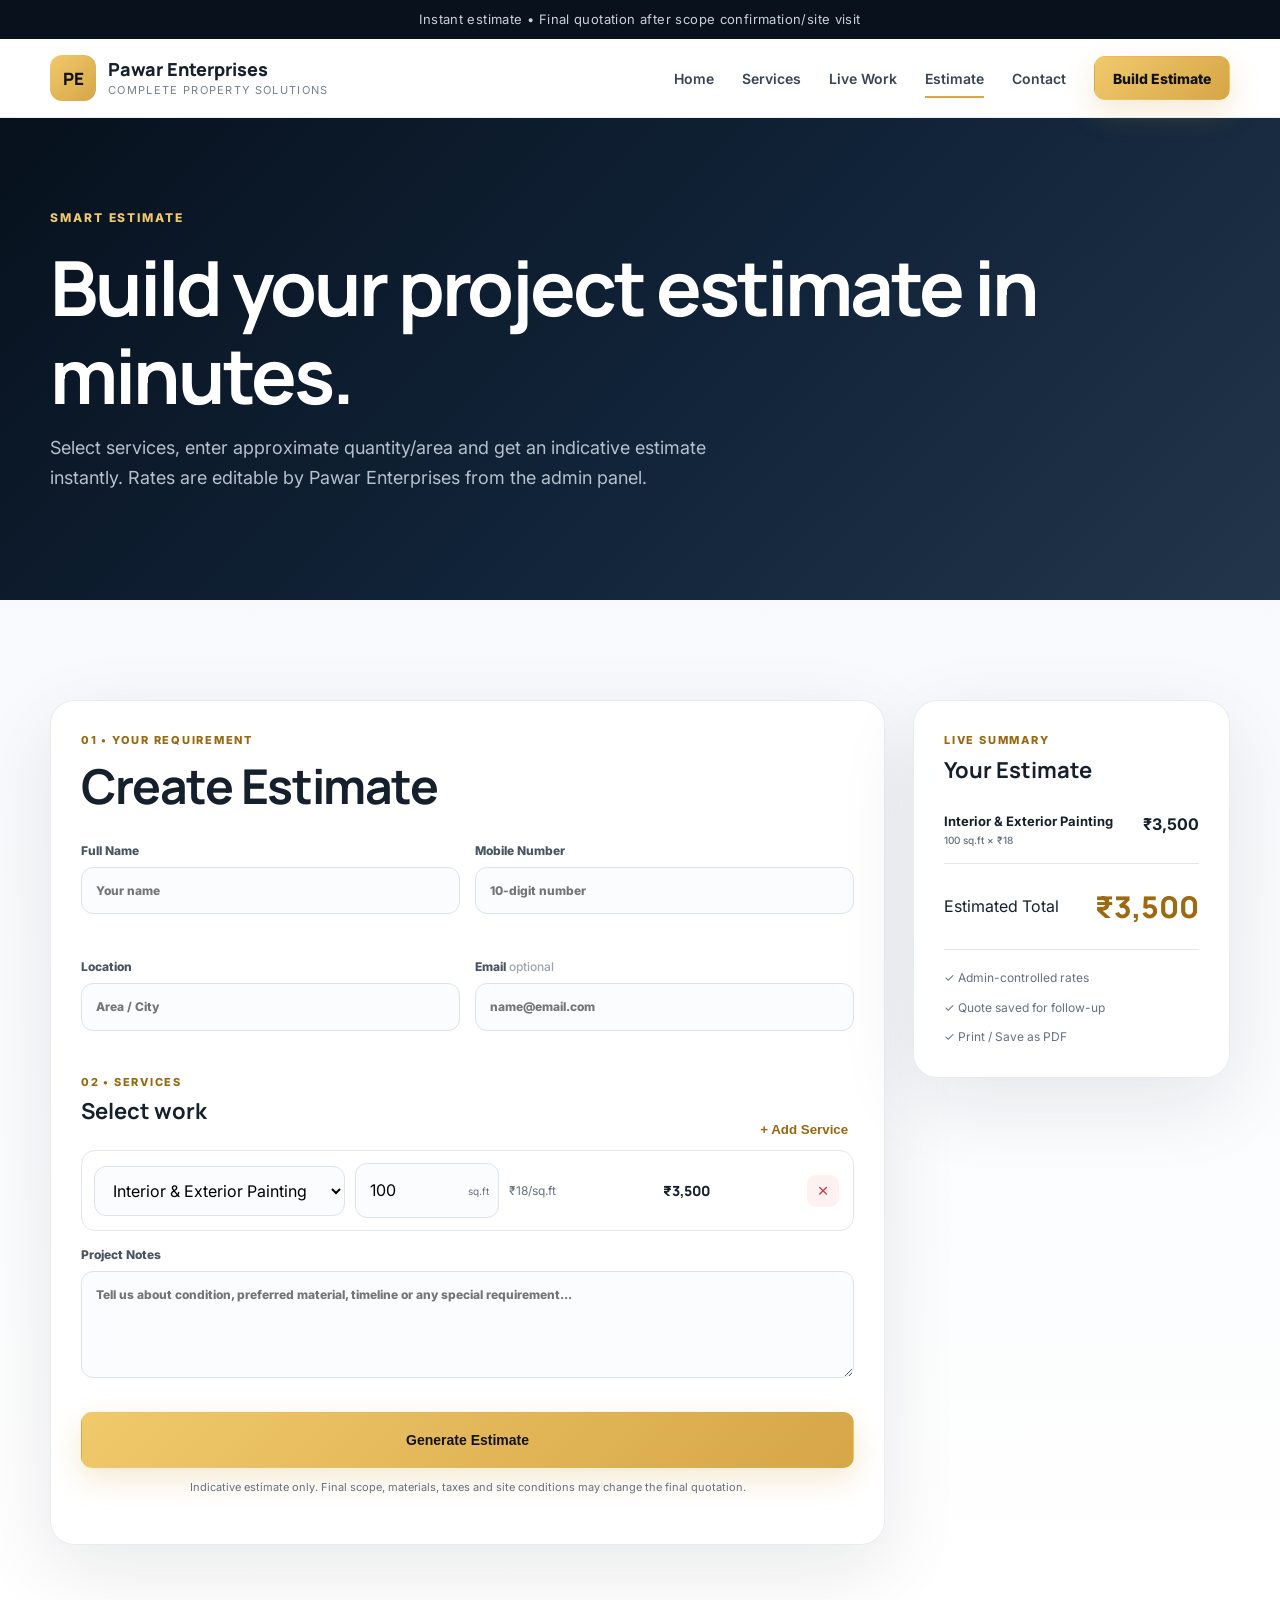
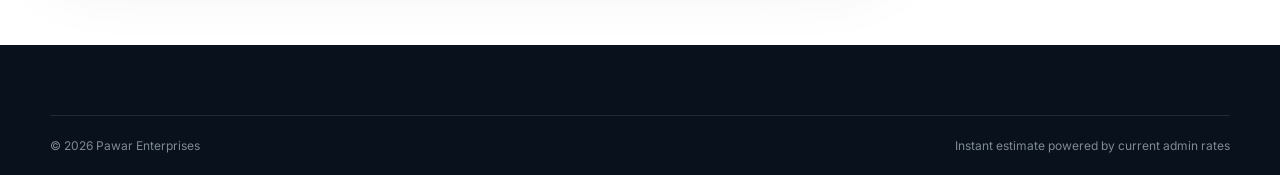
<file: quotation.html>
<!doctype html>
<html lang="en"><head><meta charset="utf-8"><meta name="viewport" content="width=device-width,initial-scale=1"><title>Instant Estimate | Pawar Enterprises</title><meta name="description" content="Create an instant estimate for Pawar Enterprises services."><link rel="preconnect" href="https://fonts.googleapis.com"><link rel="preconnect" href="https://fonts.gstatic.com" crossorigin><link href="https://fonts.googleapis.com/css2?family=Inter:wght@400;500;600;700&family=Manrope:wght@600;700;800&display=swap" rel="stylesheet"><link rel="stylesheet" href="assets/style.css"><script defer src="assets/config.js"></script><script defer src="assets/data.js"></script><script defer src="assets/app.js"></script><script defer src="assets/quotation.js"></script></head>
<body class="quote-page">
<div class="topbar">Instant estimate • Final quotation after scope confirmation/site visit</div>
<header class="site-header"><div class="container nav-wrap"><a class="brand" href="index.html"><span class="brand-mark">PE</span><span><b>Pawar Enterprises</b><small>Complete Property Solutions</small></span></a><button class="menu-btn" aria-label="Open menu">☰</button><nav class="main-nav"><a href="index.html">Home</a><a href="services.html">Services</a><a href="work.html">Live Work</a><a class="active" href="quotation.html">Estimate</a><a href="contact.html">Contact</a></nav><a class="btn btn-sm btn-primary desktop-cta" href="quotation.html">Build Estimate</a></div></header>
<main>
<section class="page-hero quote-hero"><div class="container"><span class="eyebrow">SMART ESTIMATE</span><h1>Build your project estimate in minutes.</h1><p>Select services, enter approximate quantity/area and get an indicative estimate instantly. Rates are editable by Pawar Enterprises from the admin panel.</p></div></section>
<section class="section quote-builder-section"><div class="container quote-builder-grid">
  <div class="quote-builder-card glass-card">
    <div class="section-kicker">01 • YOUR REQUIREMENT</div><h2>Create Estimate</h2>
    <form id="estimateForm">
      <div class="form-grid"><label>Full Name<input id="qName" required placeholder="Your name"></label><label>Mobile Number<input id="qPhone" required inputmode="tel" placeholder="10-digit number"></label><label>Location<input id="qLocation" required placeholder="Area / City"></label><label>Email <span class="optional">optional</span><input id="qEmail" type="email" placeholder="name@email.com"></label></div>
      <div class="service-picker-head"><div><div class="section-kicker">02 • SERVICES</div><h3>Select work</h3></div><button class="btn-link" id="addService" type="button">+ Add Service</button></div>
      <div id="quoteRows" class="quote-rows"></div>
      <label>Project Notes<textarea id="qNotes" rows="4" placeholder="Tell us about condition, preferred material, timeline or any special requirement..."></textarea></label>
      <button class="btn btn-primary btn-block btn-xl" type="submit">Generate Estimate</button>
      <p class="quote-note">Indicative estimate only. Final scope, materials, taxes and site conditions may change the final quotation.</p>
    </form>
  </div>
  <aside class="estimate-summary glass-card sticky-card"><div class="section-kicker">LIVE SUMMARY</div><h3>Your Estimate</h3><div id="miniItems" class="mini-items"><p class="empty-state">Add a service to see the estimate.</p></div><div class="estimate-total"><span>Estimated Total</span><strong id="miniTotal">₹0</strong></div><div class="summary-points"><span>✓ Admin-controlled rates</span><span>✓ Quote saved for follow-up</span><span>✓ Print / Save as PDF</span></div></aside>
</div></section>
<section id="quoteOutput" class="section quote-output-wrap hidden"><div class="container"><div id="printQuote" class="print-quote"><div class="print-head"><div class="brand"><span class="brand-mark">PE</span><span><b>Pawar Enterprises</b><small>Complete Property Solutions</small></span></div><div><span>ESTIMATE NO.</span><strong id="outNo"></strong></div></div><div class="print-meta"><div><span>Prepared For</span><strong id="outName"></strong><small id="outContact"></small></div><div><span>Date</span><strong id="outDate"></strong><small id="outLocation"></small></div></div><table class="quote-table"><thead><tr><th>Service</th><th>Qty</th><th>Rate</th><th>Amount</th></tr></thead><tbody id="outItems"></tbody><tfoot><tr><td colspan="3">Estimated Total</td><td id="outTotal"></td></tr></tfoot></table><div class="print-note"><b>Important:</b> This is an indicative estimate generated from current standard rates. Final quotation is issued after scope verification/site visit and may vary based on material selection, access, surface condition and taxes.</div><div class="print-sign"><div><span>Customer</span><b>________________</b></div><div><span>For Pawar Enterprises</span><b>Authorized Signatory</b></div></div></div><div class="quote-output-actions"><button class="btn btn-dark" onclick="window.print()">Print / Save PDF</button><a class="btn btn-primary" data-wa href="#">Discuss on WhatsApp</a></div></div></section>
</main>
<footer class="footer compact-footer"><div class="container footer-bottom"><span>© 2026 Pawar Enterprises</span><span>Instant estimate powered by current admin rates</span></div></footer>
</body></html>
</file>
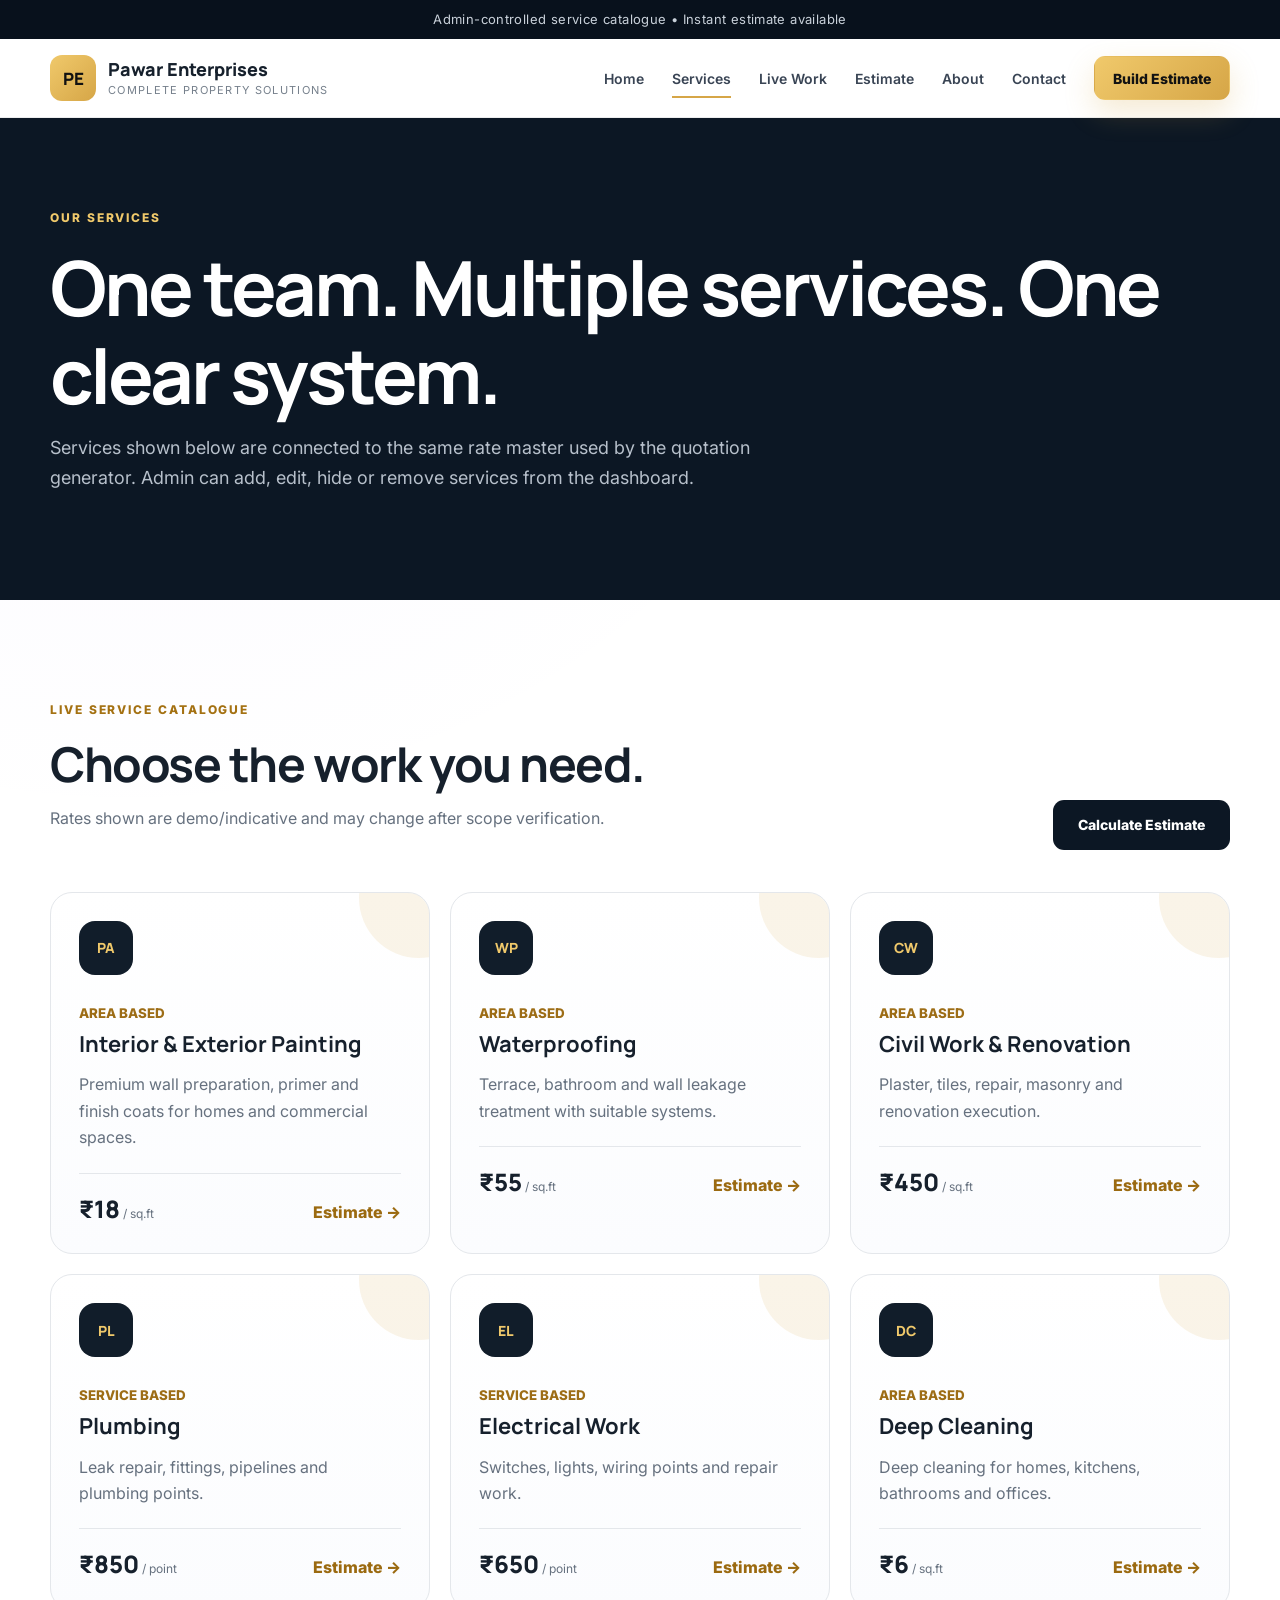
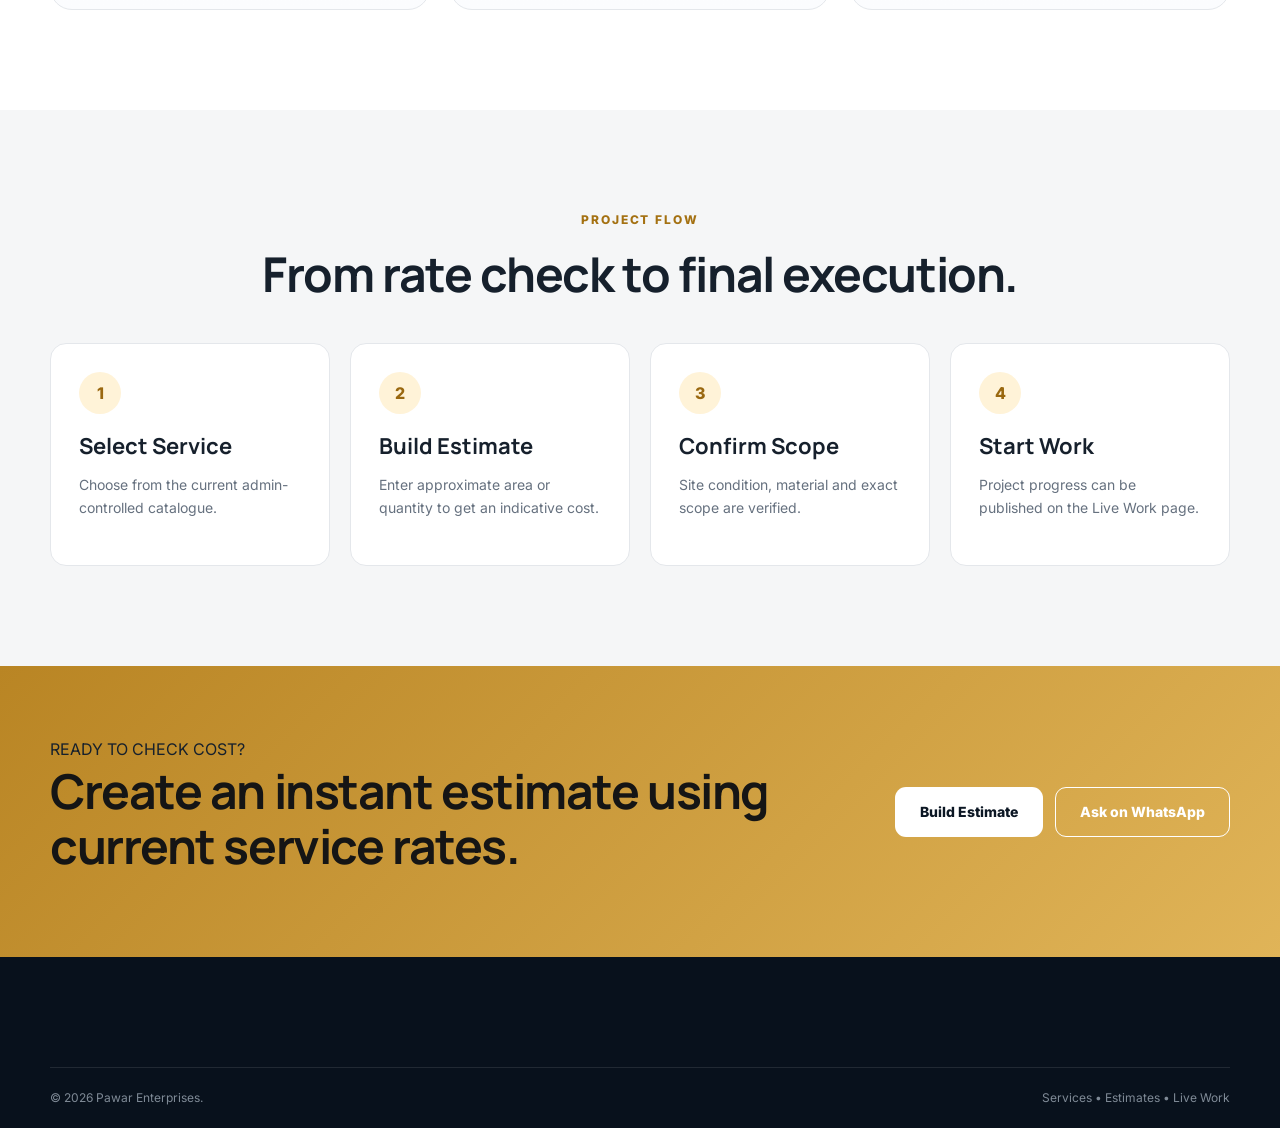
<file: services.html>
<!doctype html><html lang="en"><head><meta charset="utf-8"><meta name="viewport" content="width=device-width,initial-scale=1"><title>Services | Pawar Enterprises</title><meta name="description" content="Explore Pawar Enterprises property services and build an instant estimate."><link rel="preconnect" href="https://fonts.googleapis.com"><link rel="preconnect" href="https://fonts.gstatic.com" crossorigin><link href="https://fonts.googleapis.com/css2?family=Inter:wght@400;500;600;700&family=Manrope:wght@600;700;800&display=swap" rel="stylesheet"><link rel="stylesheet" href="assets/style.css"><script defer src="assets/config.js"></script><script defer src="assets/data.js"></script><script defer src="assets/app.js"></script></head><body><div class="topbar">Admin-controlled service catalogue • Instant estimate available</div><header class="site-header"><div class="container nav-wrap"><a class="brand" href="index.html"><span class="brand-mark">PE</span><span><b>Pawar Enterprises</b><small>Complete Property Solutions</small></span></a><button class="menu-btn" aria-label="Open menu">☰</button><nav class="main-nav"><a href="index.html">Home</a><a class="active" href="services.html">Services</a><a href="work.html">Live Work</a><a href="quotation.html">Estimate</a><a href="about.html">About</a><a href="contact.html">Contact</a></nav><a class="btn btn-sm btn-primary desktop-cta" href="quotation.html">Build Estimate</a></div></header><main><section class="page-hero"><div class="container"><span class="eyebrow">OUR SERVICES</span><h1>One team. Multiple services. One clear system.</h1><p>Services shown below are connected to the same rate master used by the quotation generator. Admin can add, edit, hide or remove services from the dashboard.</p></div></section><section class="section"><div class="container"><div class="section-head"><div><span class="eyebrow dark">LIVE SERVICE CATALOGUE</span><h2>Choose the work you need.</h2><p>Rates shown are demo/indicative and may change after scope verification.</p></div><a class="btn btn-dark" href="quotation.html">Calculate Estimate</a></div><div id="dynamicServices" class="dynamic-service-grid"></div></div></section><section class="section process"><div class="container"><div class="center-head"><span class="eyebrow dark">PROJECT FLOW</span><h2>From rate check to final execution.</h2></div><div class="process-grid"><div><span>1</span><h3>Select Service</h3><p>Choose from the current admin-controlled catalogue.</p></div><div><span>2</span><h3>Build Estimate</h3><p>Enter approximate area or quantity to get an indicative cost.</p></div><div><span>3</span><h3>Confirm Scope</h3><p>Site condition, material and exact scope are verified.</p></div><div><span>4</span><h3>Start Work</h3><p>Project progress can be published on the Live Work page.</p></div></div></div></section><section class="cta-band"><div class="container cta-inner"><div><span>READY TO CHECK COST?</span><h2>Create an instant estimate using current service rates.</h2></div><div><a class="btn btn-light" href="quotation.html">Build Estimate</a><a class="btn btn-outline-light" data-wa href="#">Ask on WhatsApp</a></div></div></section></main><footer class="footer"><div class="container footer-bottom"><span>© 2026 Pawar Enterprises.</span><span>Services • Estimates • Live Work</span></div></footer><div class="mobile-actions"><a data-call href="#">Call</a><a data-wa href="#">WhatsApp</a><a href="quotation.html">Estimate</a></div></body></html>
</file>
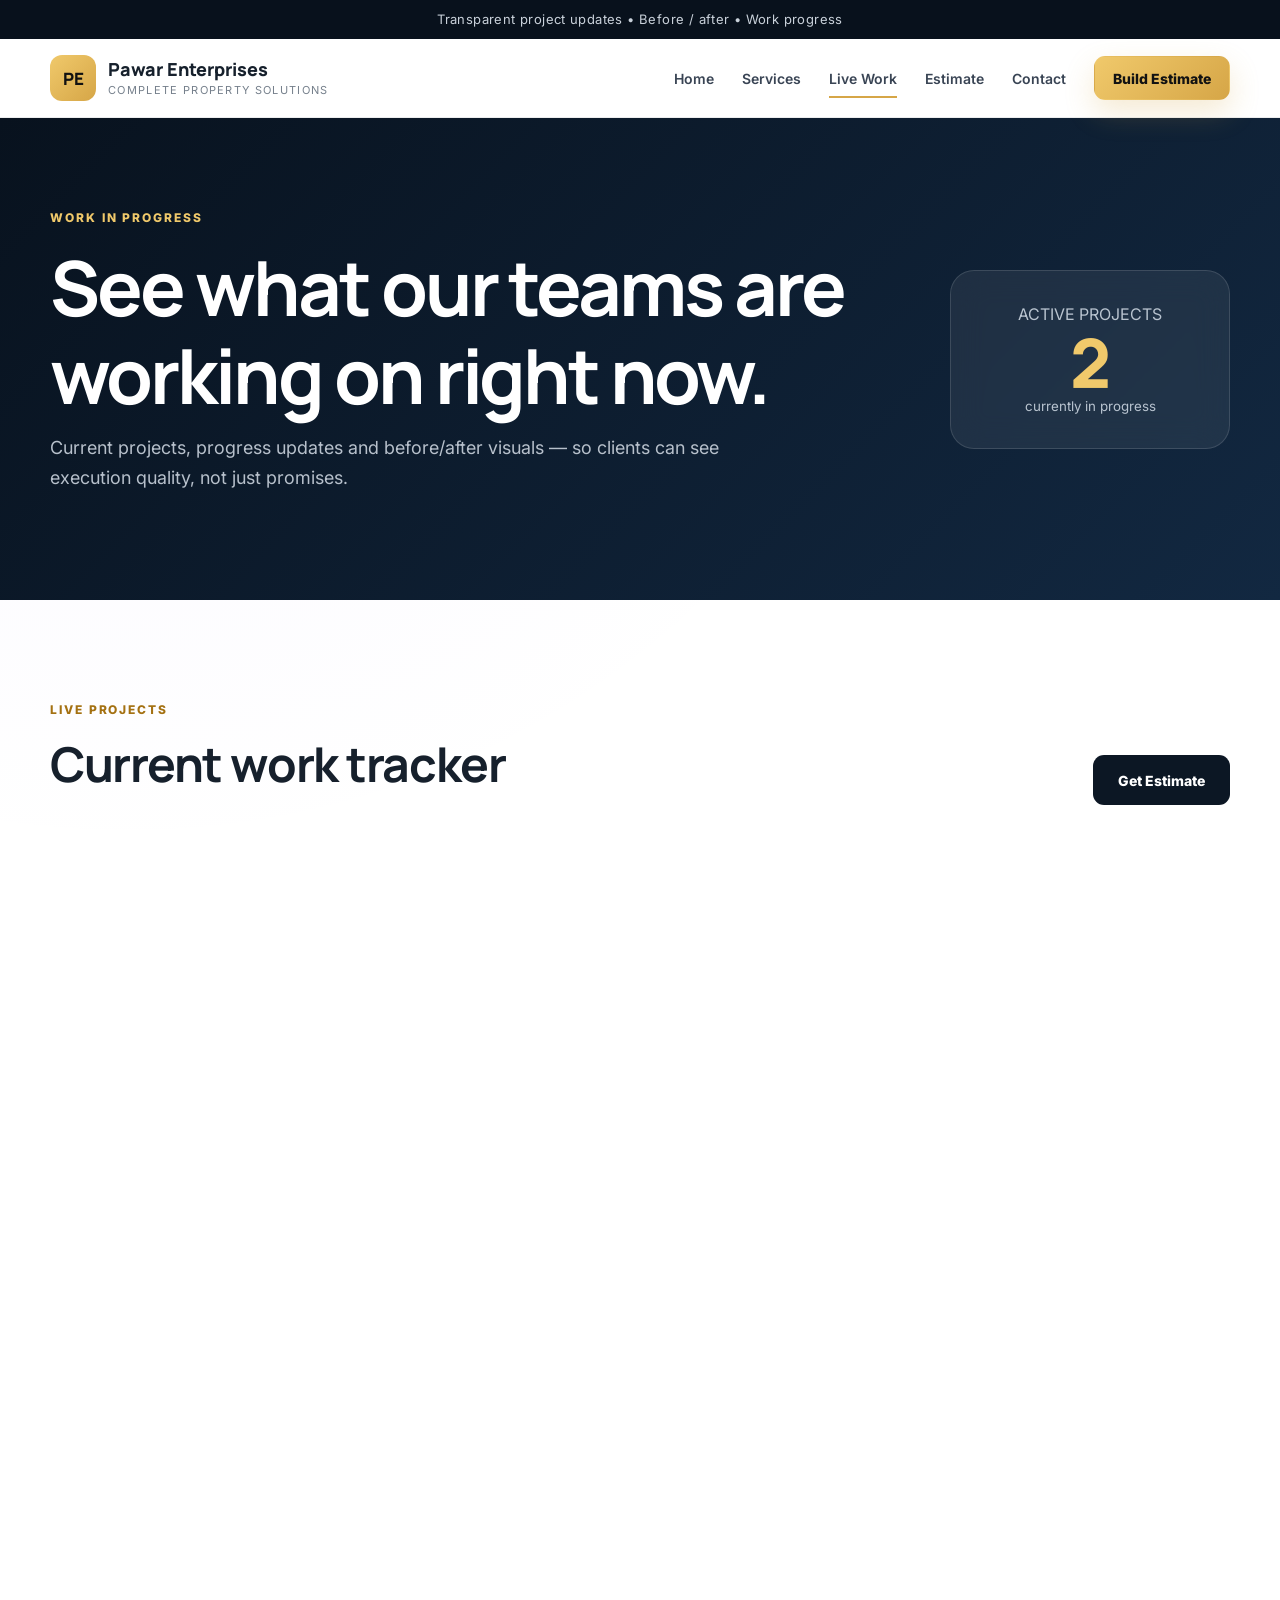
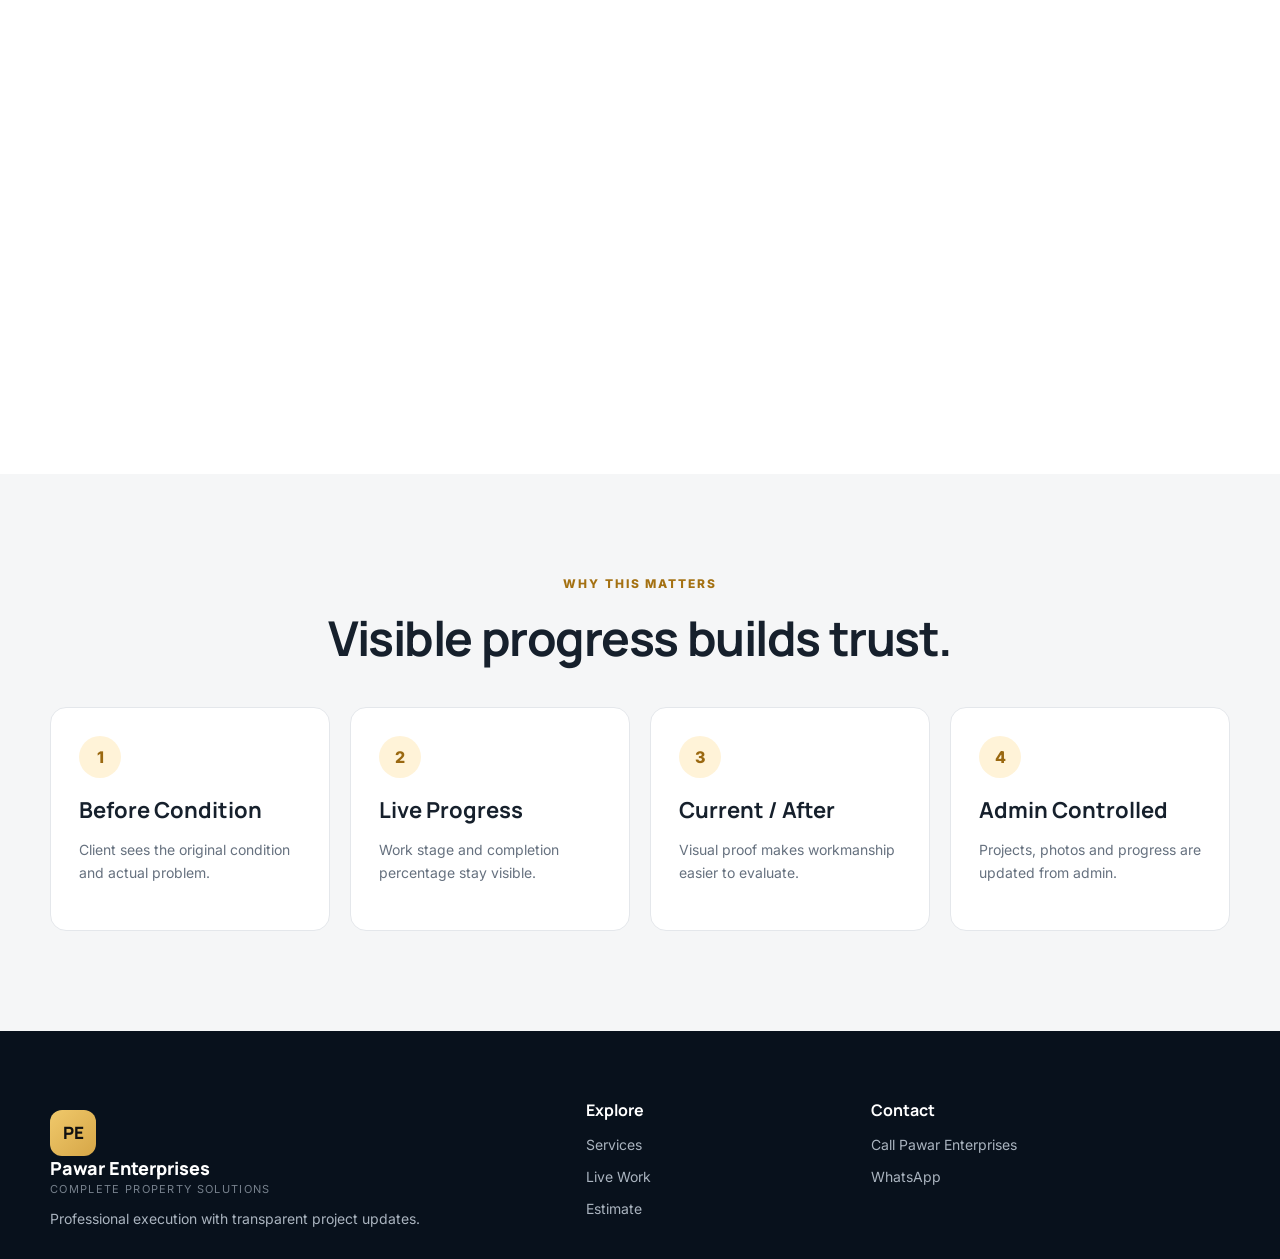
<file: work.html>
<!doctype html>
<html lang="en"><head><meta charset="utf-8"><meta name="viewport" content="width=device-width,initial-scale=1"><title>Live Work | Pawar Enterprises</title><meta name="description" content="See ongoing Pawar Enterprises projects, progress and before/after updates."><link rel="preconnect" href="https://fonts.googleapis.com"><link rel="preconnect" href="https://fonts.gstatic.com" crossorigin><link href="https://fonts.googleapis.com/css2?family=Inter:wght@400;500;600;700&family=Manrope:wght@600;700;800&display=swap" rel="stylesheet"><link rel="stylesheet" href="assets/style.css"><script defer src="assets/config.js"></script><script defer src="assets/data.js"></script><script defer src="assets/app.js"></script><script defer src="assets/work.js"></script></head>
<body>
<div class="topbar">Transparent project updates • Before / after • Work progress</div>
<header class="site-header"><div class="container nav-wrap"><a class="brand" href="index.html"><span class="brand-mark">PE</span><span><b>Pawar Enterprises</b><small>Complete Property Solutions</small></span></a><button class="menu-btn" aria-label="Open menu">☰</button><nav class="main-nav"><a href="index.html">Home</a><a href="services.html">Services</a><a class="active" href="work.html">Live Work</a><a href="quotation.html">Estimate</a><a href="contact.html">Contact</a></nav><a class="btn btn-sm btn-primary desktop-cta" href="quotation.html">Build Estimate</a></div></header>
<main>
<section class="page-hero live-hero"><div class="container live-hero-grid"><div><span class="eyebrow">WORK IN PROGRESS</span><h1>See what our teams are working on right now.</h1><p>Current projects, progress updates and before/after visuals — so clients can see execution quality, not just promises.</p></div><div class="live-count-card"><span>ACTIVE PROJECTS</span><strong id="activeCount">0</strong><small>currently in progress</small></div></div></section>
<section class="section"><div class="container"><div class="section-head"><div><span class="eyebrow dark">LIVE PROJECTS</span><h2>Current work tracker</h2></div><a class="btn btn-dark" href="quotation.html">Get Estimate</a></div><div id="liveProjects" class="live-project-grid"></div></div></section>
<section class="section process"><div class="container"><div class="center-head"><span class="eyebrow dark">WHY THIS MATTERS</span><h2>Visible progress builds trust.</h2></div><div class="process-grid"><div><span>1</span><h3>Before Condition</h3><p>Client sees the original condition and actual problem.</p></div><div><span>2</span><h3>Live Progress</h3><p>Work stage and completion percentage stay visible.</p></div><div><span>3</span><h3>Current / After</h3><p>Visual proof makes workmanship easier to evaluate.</p></div><div><span>4</span><h3>Admin Controlled</h3><p>Projects, photos and progress are updated from admin.</p></div></div></div></section>
</main>
<footer class="footer"><div class="container footer-grid"><div><a class="brand brand-light" href="index.html"><span class="brand-mark">PE</span><span><b>Pawar Enterprises</b><small>Complete Property Solutions</small></span></a><p>Professional execution with transparent project updates.</p></div><div><h4>Explore</h4><a href="services.html">Services</a><a href="work.html">Live Work</a><a href="quotation.html">Estimate</a></div><div><h4>Contact</h4><a data-call href="#">Call Pawar Enterprises</a><a data-wa href="#">WhatsApp</a></div></div></footer>
<div class="mobile-actions"><a data-call href="#">Call</a><a data-wa href="#">WhatsApp</a><a href="quotation.html">Estimate</a></div>
</body></html>
</file>
<file: assets/style.css>
:root{--navy:#0c1724;--navy2:#132235;--gold:#d6a647;--gold2:#f0c96b;--ink:#16202c;--muted:#66717f;--bg:#f5f6f7;--white:#fff;--line:#e4e7eb;--radius:18px;--shadow:0 20px 55px rgba(7,20,35,.12)}*{box-sizing:border-box}html{scroll-behavior:smooth}body{margin:0;font-family:Inter,Arial,sans-serif;color:var(--ink);background:#fff;line-height:1.65}h1,h2,h3,h4{font-family:Manrope,Inter,sans-serif;line-height:1.15;margin:0 0 14px}h1{font-size:clamp(42px,6vw,76px);letter-spacing:-.04em}h2{font-size:clamp(30px,4vw,48px);letter-spacing:-.03em}h3{font-size:22px}p{margin:0 0 18px;color:var(--muted)}a{text-decoration:none;color:inherit}.container{width:min(1180px,calc(100% - 40px));margin:auto}.topbar{background:#08111c;color:#c9d1da;text-align:center;padding:9px 15px;font-size:13px;letter-spacing:.03em}.site-header{position:sticky;top:0;z-index:50;background:rgba(255,255,255,.95);backdrop-filter:blur(14px);border-bottom:1px solid rgba(20,32,45,.08)}.nav-wrap{height:78px;display:flex;align-items:center;gap:28px}.brand{display:flex;align-items:center;gap:12px;min-width:max-content}.brand-mark{width:46px;height:46px;border-radius:12px;background:linear-gradient(135deg,var(--gold2),var(--gold));display:grid;place-items:center;color:#111;font:800 17px Manrope}.brand b{display:block;font:800 18px Manrope}.brand small{display:block;color:#76808c;font-size:11px;text-transform:uppercase;letter-spacing:.12em}.main-nav{margin-left:auto;display:flex;align-items:center;gap:28px}.main-nav a{font-weight:600;font-size:14px;color:#394454;position:relative}.main-nav a:after{content:"";position:absolute;left:0;bottom:-8px;width:0;height:2px;background:var(--gold);transition:.25s}.main-nav a:hover:after,.main-nav a.active:after{width:100%}.menu-btn{display:none;margin-left:auto;border:0;background:none;font-size:26px}.btn{display:inline-flex;align-items:center;justify-content:center;min-height:50px;padding:0 24px;border-radius:11px;font-weight:800;font-size:14px;transition:.25s;border:1px solid transparent;cursor:pointer}.btn:hover{transform:translateY(-2px)}.btn-sm{min-height:44px;padding:0 18px}.btn-primary{background:linear-gradient(135deg,var(--gold2),var(--gold));color:#121212;box-shadow:0 12px 30px rgba(214,166,71,.24)}.btn-dark{background:var(--navy);color:#fff}.btn-light{background:#fff;color:var(--navy)}.btn-ghost{border-color:rgba(255,255,255,.35);color:#fff;background:rgba(255,255,255,.06)}.btn-outline-light{border-color:#fff;color:#fff}.btn-block{width:100%}.hero{position:relative;min-height:720px;background:url('https://images.unsplash.com/photo-1600566753086-00f18fb6b3ea?auto=format&fit=crop&w=2000&q=85') center/cover no-repeat;color:#fff;display:flex;align-items:center}.hero-overlay{position:absolute;inset:0;background:linear-gradient(90deg,rgba(6,16,27,.94) 0%,rgba(8,20,34,.86) 48%,rgba(8,20,34,.45) 100%)}.hero-grid{position:relative;z-index:2;display:grid;grid-template-columns:minmax(0,1.25fr) 420px;gap:64px;align-items:center;padding:80px 0}.hero-copy h1 span{color:var(--gold2)}.hero-copy>p{font-size:19px;max-width:720px;color:#d1dae5}.eyebrow,.mini-label{display:block;font-weight:800;font-size:12px;letter-spacing:.16em;color:var(--gold2);margin-bottom:16px}.eyebrow.dark{color:#a47112}.hero-actions{display:flex;gap:12px;margin:30px 0}.trust-row{display:flex;gap:22px;flex-wrap:wrap;color:#cbd5e1;font-size:13px}.quote-card{background:#fff;color:var(--ink);padding:30px;border-radius:20px;box-shadow:var(--shadow)}.quote-card p{font-size:14px}.quote-card label{display:block;font-size:12px;font-weight:700;margin:12px 0;color:#495463}.quote-card input,.quote-card select,.contact-form input,.contact-form select,.contact-form textarea{width:100%;border:1px solid #dde2e8;border-radius:10px;padding:13px 14px;font:inherit;margin-top:6px;background:#fbfcfd}.quote-card small{display:block;color:#7a8490;font-size:10px;margin-top:10px;text-align:center}.hidden{display:none}.stats-strip{background:#0f1d2d;color:#fff}.stats-grid{display:grid;grid-template-columns:repeat(4,1fr)}.stats-grid>div{padding:26px 20px;border-right:1px solid rgba(255,255,255,.1);text-align:center}.stats-grid>div:last-child{border-right:0}.stats-grid strong{display:block;font:800 20px Manrope;color:var(--gold2)}.stats-grid span{font-size:12px;color:#aeb8c3}.section{padding:100px 0}.section-head{display:flex;align-items:end;justify-content:space-between;gap:30px;margin-bottom:42px}.section-head h2{max-width:700px}.text-link{font-weight:800;color:#9b6a10}.service-grid{display:grid;grid-template-columns:repeat(4,1fr);gap:20px}.service-card{border:1px solid var(--line);border-radius:16px;overflow:hidden;background:#fff;transition:.25s}.service-card:hover{transform:translateY(-7px);box-shadow:var(--shadow)}.service-img{height:200px;background-size:cover;background-position:center}.img-paint{background-image:url('https://images.unsplash.com/photo-1562259949-e8e7689d7828?auto=format&fit=crop&w=900&q=80')}.img-water{background-image:url('https://images.unsplash.com/photo-1600585154340-be6161a56a0c?auto=format&fit=crop&w=900&q=80')}.img-civil{background-image:url('https://images.unsplash.com/photo-1503387762-592deb58ef4e?auto=format&fit=crop&w=900&q=80')}.img-clean{background-image:url('https://images.unsplash.com/photo-1581578731548-c64695cc6952?auto=format&fit=crop&w=900&q=80')}.service-body{padding:24px}.service-body>span{color:#b57f1f;font-weight:800;font-size:12px}.service-body p{font-size:14px}.service-body a{font-weight:800;font-size:13px;color:#9d6d16}.section-dark{background:var(--navy);color:#fff}.section-dark p{color:#aeb8c5}.split-grid{display:grid;grid-template-columns:1fr 1fr;gap:80px;align-items:center}.lead{font-size:18px}.feature-list{display:grid;grid-template-columns:1fr 1fr;gap:24px;margin-top:32px}.feature-list>div{display:flex;gap:14px}.feature-list b{color:var(--gold2);font:800 13px Manrope}.feature-list h4{margin:0 0 5px;font-size:16px}.feature-list p{font-size:13px}.feature-photo{min-height:540px;border-radius:20px;background:url('https://images.unsplash.com/photo-1517581177682-a085bb7ffb15?auto=format&fit=crop&w=1200&q=85') center/cover;position:relative}.photo-badge{position:absolute;right:-20px;bottom:30px;background:var(--gold);color:#151515;padding:22px 26px;border-radius:14px}.photo-badge strong,.photo-badge span{display:block}.photo-badge strong{font:800 22px Manrope}.photo-badge span{font-size:12px}.project-grid{display:grid;grid-template-columns:1.15fr 1fr 1fr;gap:18px}.project-card{min-height:420px;border-radius:18px;background-size:cover;background-position:center;position:relative;overflow:hidden}.project-card:after{content:"";position:absolute;inset:0;background:linear-gradient(0deg,rgba(6,13,22,.88),transparent 60%)}.project-card div{position:absolute;left:24px;bottom:22px;z-index:2;color:#fff}.project-card span{font-size:11px;letter-spacing:.12em;text-transform:uppercase;color:var(--gold2)}.project-card h3{max-width:260px}.project-1{background-image:url('https://images.unsplash.com/photo-1504917595217-d4dc5ebe6122?auto=format&fit=crop&w=1000&q=80')}.project-2{background-image:url('https://images.unsplash.com/photo-1586864387967-d02ef85d93e8?auto=format&fit=crop&w=1000&q=80')}.project-3{background-image:url('https://images.unsplash.com/photo-1504307651254-35680f356dfd?auto=format&fit=crop&w=1000&q=80')}.process{background:var(--bg)}.center-head{text-align:center;margin-bottom:42px}.process-grid{display:grid;grid-template-columns:repeat(4,1fr);gap:20px}.process-grid>div{background:#fff;border:1px solid var(--line);padding:28px;border-radius:16px}.process-grid span{width:42px;height:42px;border-radius:50%;display:grid;place-items:center;background:#fff3d8;color:#9a6810;font-weight:800;margin-bottom:20px}.process-grid p{font-size:14px}.faq-grid{display:grid;grid-template-columns:.75fr 1.25fr;gap:70px}.accordion details{border-bottom:1px solid var(--line);padding:20px 0}.accordion summary{cursor:pointer;font:700 16px Manrope}.accordion p{padding-top:12px}.cta-band{background:linear-gradient(135deg,#b98524,#e0b458);padding:70px 0}.cta-inner{display:flex;align-items:center;justify-content:space-between;gap:30px}.cta-inner h2{max-width:760px;color:#151515}.cta-inner>div:last-child{display:flex;gap:12px}.footer{background:#08111c;color:#d4d9df;padding:70px 0 20px}.brand-light b{color:#fff}.footer-grid{display:grid;grid-template-columns:1.3fr .6fr 1fr;gap:70px}.footer h4{color:#fff}.footer a,.footer p{display:block;color:#aab4bf;font-size:14px;margin:9px 0}.footer-bottom{border-top:1px solid rgba(255,255,255,.1);margin-top:40px;padding-top:20px;display:flex;justify-content:space-between;font-size:12px;color:#7f8a96}.page-hero{background:var(--navy);color:#fff;padding:90px 0}.page-hero p{color:#b7c0cb;max-width:700px;font-size:18px}.content-grid{display:grid;grid-template-columns:1fr 1fr;gap:50px;align-items:start}.content-card{border:1px solid var(--line);border-radius:16px;padding:28px;background:#fff}.service-detail{padding:50px 0;border-bottom:1px solid var(--line);display:grid;grid-template-columns:260px 1fr;gap:50px}.service-detail ul{padding-left:20px;color:#5f6977}.gallery{display:grid;grid-template-columns:repeat(3,1fr);gap:18px}.gallery-item{min-height:300px;border-radius:16px;background-size:cover;background-position:center;position:relative;overflow:hidden}.gallery-item div{position:absolute;inset:auto 0 0;padding:60px 20px 18px;background:linear-gradient(transparent,rgba(4,10,16,.88));color:#fff}.contact-layout{display:grid;grid-template-columns:.8fr 1.2fr;gap:60px}.contact-form{background:#fff;border:1px solid var(--line);border-radius:18px;padding:30px;box-shadow:var(--shadow)}.contact-form textarea{min-height:120px;resize:vertical}.info-box{background:var(--bg);border-radius:16px;padding:22px;margin:16px 0}.info-box strong{display:block;margin-bottom:6px}.mobile-actions{display:none}.reveal{animation:fadeUp .7s ease both}@keyframes fadeUp{from{opacity:0;transform:translateY(18px)}to{opacity:1;transform:none}}@media(max-width:980px){.desktop-cta{display:none}.menu-btn{display:block}.main-nav{position:absolute;top:78px;left:0;right:0;background:#fff;padding:18px 24px;box-shadow:0 15px 40px rgba(0,0,0,.1);display:none;flex-direction:column;align-items:flex-start;gap:18px}.main-nav.open{display:flex}.hero-grid{grid-template-columns:1fr;gap:35px}.hero{min-height:auto}.quote-card{max-width:620px}.service-grid{grid-template-columns:1fr 1fr}.split-grid,.faq-grid,.contact-layout{grid-template-columns:1fr}.feature-photo{min-height:420px}.project-grid{grid-template-columns:1fr 1fr}.project-grid .project-card:first-child{grid-column:1/-1}.process-grid{grid-template-columns:1fr 1fr}.service-detail{grid-template-columns:1fr}.gallery{grid-template-columns:1fr 1fr}.footer-grid{grid-template-columns:1fr 1fr}.footer-grid>div:first-child{grid-column:1/-1}}@media(max-width:640px){body{padding-bottom:62px}.container{width:min(100% - 28px,1180px)}.topbar{font-size:11px}.nav-wrap{height:68px}.brand-mark{width:40px;height:40px}.brand b{font-size:15px}.brand small{font-size:9px}.main-nav{top:68px}.hero-grid{padding:58px 0}.hero-copy>p{font-size:16px}.hero-actions{flex-direction:column;align-items:stretch}.trust-row{gap:10px;flex-direction:column}.quote-card{padding:22px}.stats-grid{grid-template-columns:1fr 1fr}.stats-grid>div{border-bottom:1px solid rgba(255,255,255,.1)}.section{padding:70px 0}.section-head{align-items:flex-start;flex-direction:column;margin-bottom:30px}.service-grid,.feature-list,.process-grid,.project-grid,.gallery,.footer-grid{grid-template-columns:1fr}.project-grid .project-card:first-child{grid-column:auto}.project-card{min-height:340px}.split-grid{gap:40px}.feature-photo{min-height:350px}.photo-badge{right:10px}.cta-inner{align-items:flex-start;flex-direction:column}.cta-inner>div:last-child{width:100%;flex-direction:column}.footer-grid>div:first-child{grid-column:auto}.footer-bottom{flex-direction:column;gap:8px}.mobile-actions{position:fixed;bottom:0;left:0;right:0;height:62px;display:grid;grid-template-columns:1fr 1fr 1fr;z-index:90;background:#fff;border-top:1px solid var(--line);box-shadow:0 -8px 25px rgba(0,0,0,.08)}.mobile-actions a{display:grid;place-items:center;font-weight:800;font-size:12px;border-right:1px solid var(--line)}.mobile-actions a:nth-child(2){background:#159447;color:#fff}.mobile-actions a:nth-child(3){background:var(--gold);color:#111}}
</file>
<file: assets/pro.css>
/* Premium system layer */
:root{--electric:#7c5cff;--cyan:#20d9ff;--green:#2fd28f;--danger:#ef5d68;--panel:#0f1b2a}
body{background:radial-gradient(circle at 10% 0%,rgba(124,92,255,.05),transparent 28%),#fff}.site-header{transition:.35s}.site-header.scrolled{box-shadow:0 16px 40px rgba(7,20,35,.1)}.brand-mark{position:relative;overflow:hidden}.brand-mark:after{content:"";position:absolute;inset:-40%;background:linear-gradient(90deg,transparent,rgba(255,255,255,.65),transparent);transform:rotate(25deg) translateX(-120%);animation:brandShine 5s ease-in-out infinite}@keyframes brandShine{0%,72%{transform:rotate(25deg) translateX(-120%)}88%,100%{transform:rotate(25deg) translateX(120%)}}
.hero{overflow:hidden}.hero:before{content:"";position:absolute;width:560px;height:560px;border-radius:50%;right:-180px;top:-200px;background:radial-gradient(circle,rgba(240,201,107,.2),transparent 68%);filter:blur(6px);animation:orb 8s ease-in-out infinite alternate}@keyframes orb{to{transform:translate(-70px,80px) scale(1.2)}}.hero-copy h1{max-width:820px}.hero-copy h1 span{background:linear-gradient(90deg,#f6d57f,#fff0b6,#d9aa4c);-webkit-background-clip:text;color:transparent}.reveal{opacity:0;transform:translateY(30px);animation:none!important;transition:opacity .7s ease,transform .7s cubic-bezier(.2,.8,.2,1)}.reveal.in{opacity:1;transform:none}.service-card,.process-grid>div,.content-card{transition:.35s cubic-bezier(.2,.8,.2,1)}.service-card:hover,.process-grid>div:hover,.content-card:hover{transform:translateY(-8px);box-shadow:0 26px 70px rgba(7,20,35,.12)}
.portal-strip{background:linear-gradient(90deg,#0c1724,#14273d);color:#fff;border-top:1px solid rgba(255,255,255,.08);border-bottom:1px solid rgba(255,255,255,.08)}.portal-strip .container{display:flex;align-items:center;justify-content:space-between;gap:20px;padding:14px 0}.portal-strip strong{font:800 14px Manrope}.portal-strip span{font-size:12px;color:#aeb9c8}.portal-actions{display:flex;gap:10px}.portal-link{padding:8px 12px;border:1px solid rgba(255,255,255,.14);border-radius:9px;font-size:12px;font-weight:800}.portal-link.highlight{background:var(--gold);color:#111;border-color:var(--gold)}
.dynamic-service-grid{display:grid;grid-template-columns:repeat(3,1fr);gap:20px}.dynamic-service{padding:28px;border-radius:22px;background:linear-gradient(180deg,#fff,#fbfcfe);border:1px solid var(--line);position:relative;overflow:hidden}.dynamic-service:before{content:"";position:absolute;width:120px;height:120px;border-radius:50%;right:-50px;top:-55px;background:rgba(214,166,71,.12)}.dynamic-service .service-icon{width:54px;height:54px;border-radius:16px;display:grid;place-items:center;background:#111d2a;color:var(--gold2);font:800 14px Manrope;margin-bottom:24px}.dynamic-service small{color:#9d6d16;font-weight:800}.dynamic-service h3{margin-top:7px}.dynamic-service .service-price{display:flex;align-items:end;justify-content:space-between;margin-top:22px;padding-top:18px;border-top:1px solid var(--line)}.dynamic-service .service-price strong{font:800 24px Manrope}.dynamic-service .service-price span{font-size:12px;color:var(--muted)}
.quote-hero{background:linear-gradient(135deg,#07111d,#12253b 58%,#23354a)}.quote-builder-section{background:linear-gradient(180deg,#f7f9fc,#fff)}.quote-builder-grid{display:grid;grid-template-columns:minmax(0,1.45fr) minmax(300px,.55fr);gap:28px;align-items:start}.glass-card{background:rgba(255,255,255,.9);border:1px solid rgba(19,34,53,.09);border-radius:24px;box-shadow:0 25px 80px rgba(7,20,35,.09);padding:30px}.section-kicker,.admin-kicker{font-size:11px;letter-spacing:.16em;font-weight:800;color:#9a6810;margin-bottom:8px}.form-grid{display:grid;grid-template-columns:1fr 1fr;gap:15px}.quote-builder-card label,.modal-form label,.admin-login-card label{display:block;font-size:12px;font-weight:800;color:#495463;margin:14px 0}.quote-builder-card input,.quote-builder-card select,.quote-builder-card textarea,.modal-form input,.modal-form select,.modal-form textarea,.admin-login-card input{width:100%;border:1px solid #dce3eb;background:#fbfcfe;border-radius:12px;padding:13px 14px;margin-top:6px;font:inherit;outline:none}.quote-builder-card input:focus,.quote-builder-card select:focus,.modal-form input:focus{border-color:#c69b45;box-shadow:0 0 0 4px rgba(214,166,71,.1)}.service-picker-head{display:flex;align-items:end;justify-content:space-between;margin:28px 0 12px}.btn-link,.text-btn{border:0;background:none;color:#986810;font-weight:800;cursor:pointer}.quote-row{display:grid;grid-template-columns:1.4fr .8fr .8fr .75fr 34px;gap:10px;align-items:center;padding:12px;border:1px solid var(--line);border-radius:14px;margin-bottom:10px;background:#fff}.quote-row select,.quote-row input{margin:0}.qty-wrap{position:relative}.qty-wrap input{padding-right:55px}.qunit{position:absolute;right:10px;top:50%;transform:translateY(-50%);font-size:10px;color:var(--muted)}.qrate{font-size:12px;color:var(--muted)}.qamount{font:800 14px Manrope}.row-delete{border:0;background:#fff0f1;color:#c53d49;border-radius:9px;width:32px;height:32px;font-size:19px;cursor:pointer}.btn-xl{min-height:56px;margin-top:14px}.quote-note{font-size:11px;text-align:center;margin-top:10px}.sticky-card{position:sticky;top:110px}.mini-line{display:flex;justify-content:space-between;gap:20px;padding:14px 0;border-bottom:1px solid var(--line)}.mini-line span{font-size:13px;font-weight:700}.mini-line small{display:block;font-size:10px;color:var(--muted);font-weight:500}.mini-line b{white-space:nowrap}.estimate-total{display:flex;justify-content:space-between;align-items:center;padding:22px 0}.estimate-total strong{font:800 30px Manrope;color:#9b6b14}.summary-points{display:grid;gap:10px;padding-top:18px;border-top:1px solid var(--line);font-size:12px;color:var(--muted)}.print-quote{background:#fff;border:1px solid var(--line);padding:45px;border-radius:22px;box-shadow:var(--shadow)}.print-head,.print-meta,.print-sign{display:flex;justify-content:space-between;gap:30px}.print-head>div:last-child{text-align:right}.print-head span,.print-meta span,.print-sign span{display:block;font-size:10px;letter-spacing:.12em;color:#7b8591;text-transform:uppercase}.print-head strong{font-size:18px}.print-meta{margin:38px 0;background:#f7f8fa;border-radius:14px;padding:20px}.print-meta small{display:block;color:var(--muted)}.quote-table{width:100%;border-collapse:collapse}.quote-table th,.quote-table td{text-align:left;padding:14px;border-bottom:1px solid var(--line)}.quote-table th{font-size:11px;color:#6c7580;text-transform:uppercase}.quote-table tfoot td{font:800 18px Manrope}.quote-table tfoot td:last-child{font-size:24px}.print-note{font-size:11px;background:#fff8e7;border:1px solid #f0d492;padding:16px;border-radius:12px;margin:25px 0}.print-sign{margin-top:50px}.quote-output-actions{display:flex;justify-content:flex-end;gap:12px;margin-top:18px}
.live-hero{background:linear-gradient(135deg,#08121e,#122841)}.live-hero-grid{display:grid;grid-template-columns:1fr 280px;gap:60px;align-items:center}.live-count-card{background:rgba(255,255,255,.07);border:1px solid rgba(255,255,255,.13);border-radius:24px;padding:30px;text-align:center;backdrop-filter:blur(16px)}.live-count-card span,.live-count-card small{display:block;color:#b9c4d0}.live-count-card strong{display:block;font:800 68px Manrope;color:var(--gold2);line-height:1}.live-project-grid{display:grid;gap:26px}.live-project-card{border:1px solid var(--line);border-radius:24px;overflow:hidden;background:#fff;box-shadow:0 20px 60px rgba(7,20,35,.08)}.before-after{display:grid;grid-template-columns:1fr 1fr;min-height:360px}.before-after figure{margin:0;background-size:cover;background-position:center;position:relative}.before-after figure:first-child:after{content:"";position:absolute;top:0;right:-1px;height:100%;width:2px;background:#fff}.before-after span{position:absolute;left:18px;top:18px;background:rgba(7,17,29,.82);color:#fff;border-radius:999px;padding:7px 12px;font-size:10px;font-weight:800;text-transform:uppercase;letter-spacing:.08em}.live-project-body{padding:26px}.project-title-row{display:flex;justify-content:space-between;gap:20px}.project-type{font-size:11px;color:#9a6810;font-weight:800;text-transform:uppercase;letter-spacing:.12em}.status-pill{height:max-content;padding:7px 11px;border-radius:999px;font-size:10px;font-weight:800;text-transform:uppercase}.status-pill.ongoing{background:#e9fff6;color:#11875a}.status-pill.completed{background:#edf4ff;color:#366bb6}.status-pill.paused{background:#fff4df;color:#a46800}.live-progress{display:grid;grid-template-columns:1fr 50px;gap:15px;align-items:center}.live-progress>div,.progress-line{height:8px;border-radius:999px;background:#edf0f3;overflow:hidden}.live-progress i,.progress-line i{display:block;height:100%;background:linear-gradient(90deg,var(--gold),var(--gold2));border-radius:inherit}.live-progress strong{text-align:right}.empty-projects{text-align:center;padding:70px;background:var(--bg);border-radius:20px}
.admin-body{background:#eef2f7;color:#182332;min-height:100vh}.admin-login{min-height:100vh;display:grid;place-items:center;padding:30px;background:radial-gradient(circle at 20% 10%,rgba(214,166,71,.22),transparent 28%),linear-gradient(135deg,#07111d,#12283f)}.admin-login-card{width:min(440px,100%);background:#fff;padding:34px;border-radius:26px;box-shadow:0 30px 90px rgba(0,0,0,.24)}.admin-login-card h1{font-size:38px;margin-top:28px}.admin-login-card>small{display:block;text-align:center;margin-top:12px;color:var(--muted)}.admin-shell{display:grid;grid-template-columns:260px 1fr;min-height:100vh}.admin-sidebar{position:sticky;top:0;height:100vh;background:#0b1724;color:#fff;padding:24px 16px;display:flex;flex-direction:column}.admin-brand{display:flex;gap:12px;align-items:center;padding:4px 8px 26px}.admin-brand b,.admin-brand small{display:block}.admin-brand small{font-size:10px;color:#8290a0}.admin-sidebar nav{display:grid;gap:5px}.admin-nav{border:0;background:transparent;color:#97a5b5;text-align:left;padding:13px 14px;border-radius:10px;font-weight:700;cursor:pointer}.admin-nav:hover,.admin-nav.active{background:#15273a;color:#fff}.sidebar-bottom{margin-top:auto;display:grid;gap:10px}.sidebar-bottom a,.sidebar-bottom button{border:1px solid rgba(255,255,255,.1);background:transparent;color:#aeb8c4;border-radius:9px;padding:10px;font-size:12px;text-align:center;cursor:pointer}.admin-main{padding:32px;min-width:0}.admin-top{display:flex;align-items:center;justify-content:space-between;margin-bottom:28px}.admin-top h1{font-size:32px}.admin-panel{display:none}.admin-panel.active{display:block}.admin-stats{display:grid;grid-template-columns:repeat(4,1fr);gap:18px;margin-bottom:20px}.admin-stats article,.admin-card{background:#fff;border:1px solid #e0e6ed;border-radius:18px;padding:22px;box-shadow:0 10px 35px rgba(16,33,50,.05)}.admin-stats span{font-size:12px;color:#6e7986;font-weight:700}.admin-stats strong{display:block;font:800 35px Manrope;margin:8px 0 3px}.admin-stats small{color:#94a0ac}.admin-grid-2{display:grid;grid-template-columns:1fr 1fr;gap:20px}.admin-card-head{display:flex;justify-content:space-between;align-items:center;margin-bottom:20px}.admin-card-head span{font-size:10px;color:#8a95a2;letter-spacing:.12em;font-weight:800}.feed-row{display:flex;justify-content:space-between;gap:15px;padding:13px 0;border-bottom:1px solid #eef1f4}.feed-row span,.feed-row small{display:block}.feed-row small{font-size:11px;color:#8a95a2}.feed-row em{font-style:normal;background:#eef8f3;color:#2f8061;height:max-content;padding:5px 8px;border-radius:999px;font-size:10px}.table-scroll{overflow:auto}.admin-table{width:100%;border-collapse:collapse;min-width:760px}.admin-table th,.admin-table td{padding:13px;border-bottom:1px solid #edf0f3;text-align:left;font-size:12px}.admin-table th{font-size:10px;letter-spacing:.08em;color:#7a8591;text-transform:uppercase}.inline-select{border:1px solid #dbe1e7;border-radius:8px;padding:7px;background:#fff}.service-admin-grid,.project-admin-grid{display:grid;gap:14px}.admin-service-card{display:grid;grid-template-columns:60px 1fr auto;gap:18px;align-items:center;border:1px solid #e1e6eb;border-radius:15px;padding:18px}.admin-service-card.is-off{opacity:.55}.admin-service-card .service-icon{width:48px;height:48px;border-radius:13px;background:#0f1d2d;color:var(--gold2);display:grid;place-items:center;font-weight:800}.admin-service-card span{font-size:10px;color:#8c96a1;text-transform:uppercase}.admin-service-card h3{font-size:17px;margin:3px 0}.admin-service-card p{font-size:12px;margin:0}.rate-line{display:flex;gap:12px;align-items:baseline;margin-top:8px}.rate-line strong{font-size:20px}.rate-line small{color:#7f8994}.card-actions{display:flex;gap:7px}.card-actions button{border:1px solid #dde3e8;background:#fff;border-radius:8px;padding:8px 10px;font-size:11px;font-weight:700;cursor:pointer}.card-actions .danger{color:#be3f49;background:#fff4f5;border-color:#f3d5d8}.admin-project-card{display:grid;grid-template-columns:150px 1fr auto;gap:18px;align-items:center;border:1px solid #e1e6eb;border-radius:15px;padding:14px}.project-thumb{height:95px;border-radius:12px;background-size:cover;background-position:center;position:relative}.project-thumb span{position:absolute;left:8px;bottom:8px;background:#07111dcc;color:#fff;padding:4px 7px;border-radius:999px;font-size:9px;text-transform:uppercase}.admin-project-card h3{font-size:16px;margin-bottom:3px}.admin-project-card p{font-size:12px;margin-bottom:8px}.admin-modal{position:fixed;inset:0;background:rgba(4,10,17,.62);z-index:200;display:grid;place-items:center;padding:20px}.admin-modal-card{width:min(650px,100%);max-height:90vh;overflow:auto;background:#fff;border-radius:22px;padding:28px;position:relative}.modal-close{position:absolute;right:18px;top:16px;width:34px;height:34px;border:0;border-radius:50%;background:#f0f2f5;font-size:22px;cursor:pointer}.modal-head span{font-size:10px;letter-spacing:.12em;color:#9a6810;font-weight:800}.modal-head h2{font-size:28px}.check-row{display:flex!important;align-items:center;gap:8px}.check-row input{width:auto!important;margin:0!important}
.compact-footer{padding-top:30px}.empty-state{font-size:12px;color:#8d97a2}.optional{font-weight:500;color:#9da5ae}.hidden{display:none!important}
@media(max-width:1000px){.dynamic-service-grid{grid-template-columns:1fr 1fr}.quote-builder-grid{grid-template-columns:1fr}.sticky-card{position:static}.admin-shell{grid-template-columns:1fr}.admin-sidebar{height:auto;position:relative}.admin-sidebar nav{grid-template-columns:repeat(5,1fr);overflow:auto}.sidebar-bottom{display:none}.admin-stats{grid-template-columns:1fr 1fr}.admin-grid-2{grid-template-columns:1fr}.live-hero-grid{grid-template-columns:1fr}.live-count-card{max-width:260px}}
@media(max-width:700px){.portal-strip .container{align-items:flex-start;flex-direction:column}.portal-actions{width:100%;overflow:auto}.dynamic-service-grid,.form-grid{grid-template-columns:1fr}.quote-row{grid-template-columns:1fr 1fr}.quote-row .qs{grid-column:1/-1}.qamount{text-align:right}.before-after{min-height:450px;grid-template-columns:1fr}.before-after figure:first-child:after{display:none}.admin-main{padding:18px}.admin-stats{grid-template-columns:1fr 1fr;gap:10px}.admin-stats article{padding:16px}.admin-top{align-items:flex-start;gap:12px}.admin-top-actions{display:none}.admin-sidebar nav{grid-template-columns:repeat(5,120px)}.admin-service-card,.admin-project-card{grid-template-columns:1fr}.card-actions{flex-wrap:wrap}.project-thumb{height:180px}.print-quote{padding:20px}.print-head,.print-meta,.print-sign{flex-direction:column}.quote-output-actions{flex-direction:column}.quote-output-actions .btn{width:100%}}
@media print{body>*:not(main){display:none!important}main>*:not(.quote-output-wrap){display:none!important}.quote-output-wrap{padding:0!important}.quote-output-wrap .container{width:100%!important}.print-quote{box-shadow:none;border:0;border-radius:0;padding:0}.quote-output-actions{display:none!important}.quote-table th,.quote-table td{padding:10px}.brand-mark:after{display:none}}
</file>
